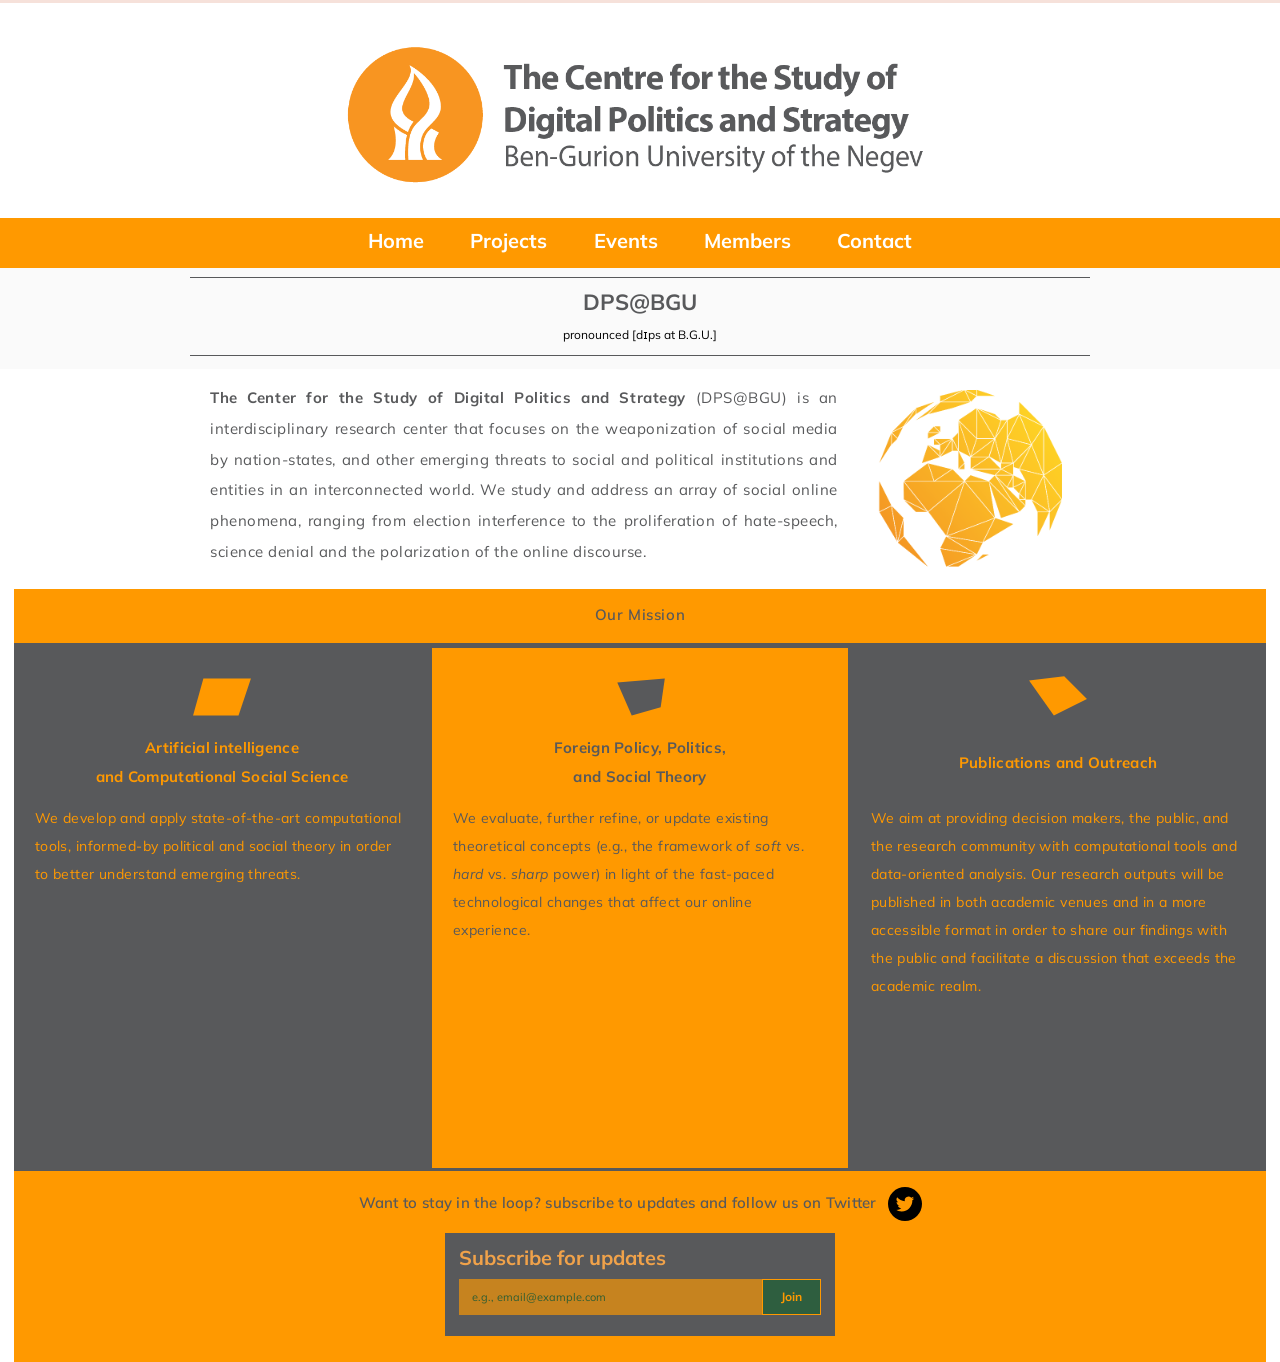
<file: index.html>
<!DOCTYPE html>
<html lang="en"><head><meta charset="utf-8"><meta name="viewport" content="width=device-width,initial-scale=1">
<title>Home | DPS</title>
<meta name="description" content="DPS@BGU, Interdisciplinary Center for the Study of Digital Politics and Strategy">
<link rel="preconnect" href="https://fonts.googleapis.com"><link rel="preconnect" href="https://fonts.gstatic.com" crossorigin>
<link href="https://fonts.googleapis.com/css2?family=Mulish:wght@300;400;600;700&family=Playfair+Display:wght@500;700&display=swap" rel="stylesheet">
<link rel="stylesheet" href="style.css"></head>
<body class="home"><header class="top">
  <nav aria-label="Main">
      <a href="index.html">Home</a> 
      <a href="projects.html">Projects</a>
      <a href="events.html">Events</a>
      <a href="members.html">Members</a>
      <a href="contact.html">Contact</a>  </nav>
<a class="logo" href="index.html"><img src="images/logo.png" alt="The Centre for the Study of Digital Politics and Strategy, Ben-Gurion University of the Negev" width="1090" height="296"></a></header>
<main><section class="intro"><h1>DPS@BGU</h1><p class="pron">pronounced [dɪps at B.G.U.]</p></section>
<section class="about"><p><strong>The Center for the Study of Digital Politics and Strategy</strong> (DPS@BGU) is an interdisciplinary research center that focuses on the weaponization of social media by nation-states, and other emerging threats to social and political institutions and entities in an interconnected world. We study and address an array of social online phenomena, ranging from election interference to the proliferation of hate-speech, science denial and the polarization of the online discourse.</p>
<img src="images/globe.png" alt="" width="250" height="243"></section>
<section class="mission"><h2>Our Mission</h2><div class="cols">
<article class="gray"><svg viewBox="0 0 60 40" aria-hidden="true"><polygon points="12,2 58,2 46,38 2,38" fill="#ff9900"/></svg><h3>Artificial intelligence<br>and Computational Social Science</h3><p>We develop and apply state-of-the-art computational tools, informed-by political and social theory in order to better understand emerging threats.</p></article>
<article class="orange"><svg viewBox="0 0 60 40" aria-hidden="true"><polygon points="8,6 54,2 50,30 22,38" fill="#58595b"/></svg><h3>Foreign Policy, Politics,<br>and Social Theory</h3><p>We evaluate, further refine, or update existing theoretical concepts (e.g., the framework of <em>soft</em> vs. <em>hard</em> vs. <em>sharp</em> power) in light of the fast-paced technological changes that affect our online experience.</p></article>
<article class="gray"><svg viewBox="0 0 60 40" aria-hidden="true"><polygon points="2,4 36,0 58,22 26,38" fill="#ff9900"/></svg><h3>Publications and Outreach</h3><p>We aim at providing decision makers, the public, and the research community with computational tools and data-oriented analysis. Our research outputs will be published in both academic venues and in a more accessible format in order to share our findings with the public and facilitate a discussion that exceeds the academic realm.</p></article></div></section>
<section class="stay"><p>Want to stay in the loop? subscribe to updates and follow us on Twitter <a class="tw" href="https://twitter.com/DPS_BGU" aria-label="Twitter" rel="noopener"><svg viewBox="0 0 24 24" width="22" height="22" aria-hidden="true"><path fill="#ff9900" d="M22 5.9c-.7.3-1.5.5-2.4.6.9-.5 1.5-1.3 1.8-2.3-.8.5-1.7.8-2.6 1a4.1 4.1 0 0 0-7 3.7A11.6 11.6 0 0 1 3.4 4.700a4.100 4.100 0 0 0 1.300 5.500c-.7 0-1.300-.2-1.900-.5 0 2 1.400 3.700 3.300 4.100-.6.200-1.200.2-1.900.1.500 1.600 2 2.800 3.800 2.800A8.300 8.300 0 0 1 2 18.400 11.600 11.600 0 0 0 8.300 20.200c7.500 0 11.700-6.300 11.700-11.700v-.5c.8-.6 1.500-1.300 2-2.100z"/></svg></a></p><form class="subscribe" action="https://formspree.io/f/YOUR_SUBSCRIBE_FORM_ID" method="POST"><h2>Subscribe for updates</h2>
<div class="row"><label class="sr" for="sub-email">Email</label><input id="sub-email" type="email" name="email" placeholder="e.g., email@example.com" required><button type="submit">Join</button></div></form></section></main>
</body></html>
</file>
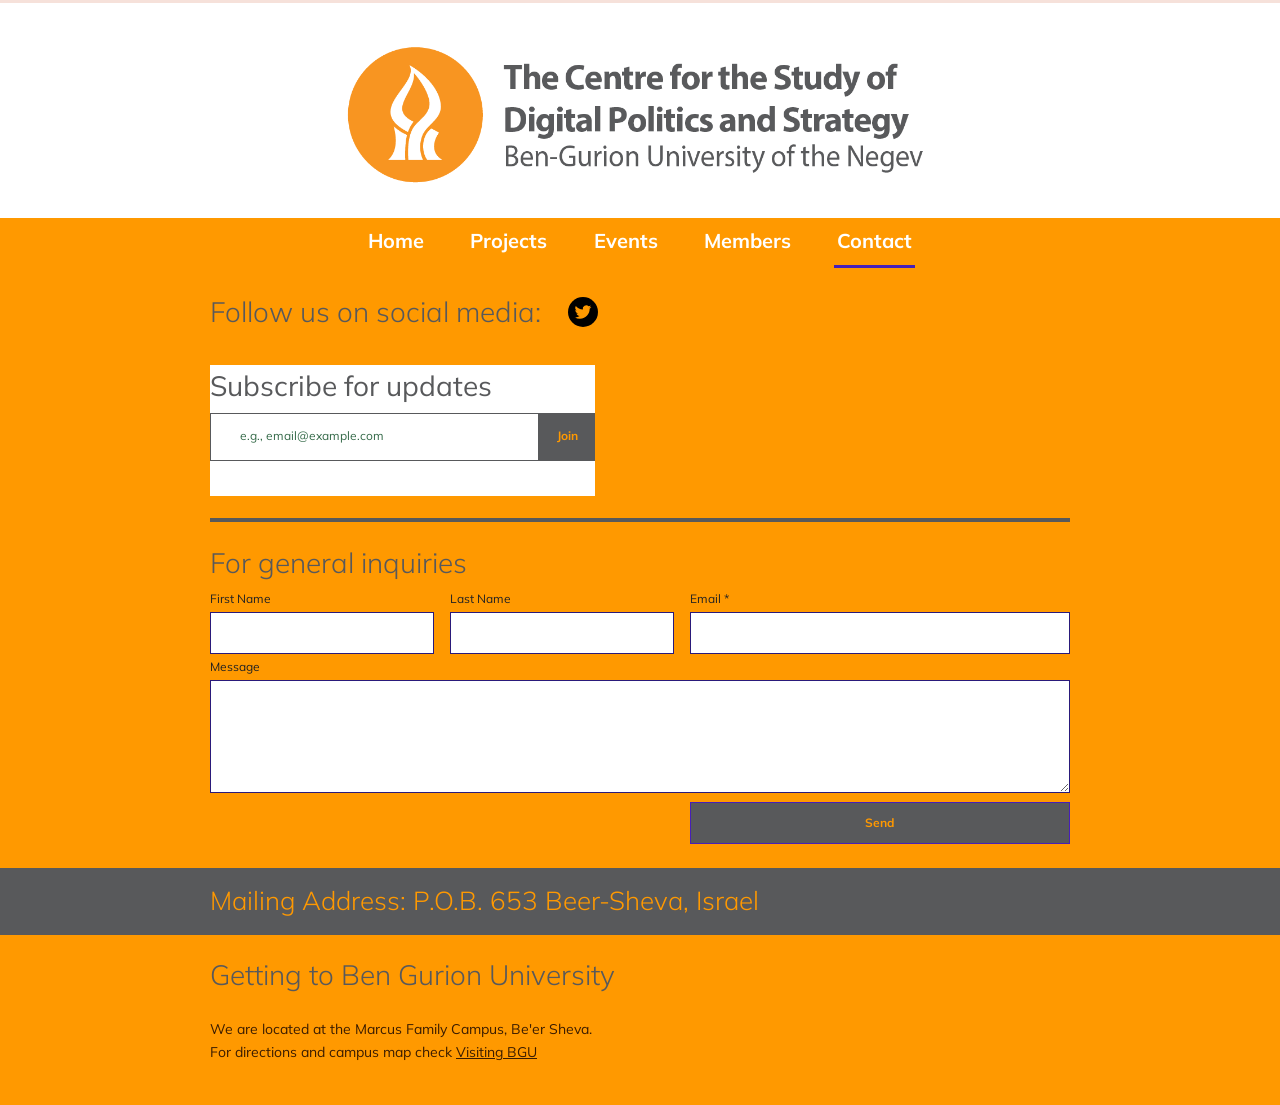
<file: contact.html>
<!DOCTYPE html>
<html lang="en"><head><meta charset="utf-8"><meta name="viewport" content="width=device-width,initial-scale=1">
<title>Contact | DPS</title>
<meta name="description" content="DPS@BGU, Interdisciplinary Center for the Study of Digital Politics and Strategy">
<link rel="preconnect" href="https://fonts.googleapis.com"><link rel="preconnect" href="https://fonts.gstatic.com" crossorigin>
<link href="https://fonts.googleapis.com/css2?family=Mulish:wght@300;400;600;700&family=Playfair+Display:wght@500;700&display=swap" rel="stylesheet">
<link rel="stylesheet" href="style.css"></head>
<body class="contactpage"><header class="top"><nav aria-label="Main">
    <a href="index.html">Home</a>
    <a href="projects.html">Projects</a>
    <a href="events.html">Events</a> 
    <a href="members.html">Members</a>
    <a href="contact.html" aria-current="page">Contact</a>
</nav>
<a class="logo" href="index.html"><img src="images/logo.png" alt="The Centre for the Study of Digital Politics and Strategy, Ben-Gurion University of the Negev" width="1090" height="296"></a></header>
<main><section class="social"><p>Follow us on social media: <a class="tw" href="https://twitter.com/DPS_BGU" aria-label="Twitter" rel="noopener"><svg viewBox="0 0 24 24" width="22" height="22" aria-hidden="true"><path fill="#ff9900" d="M22 5.9c-.7.3-1.5.5-2.4.6.9-.5 1.5-1.3 1.8-2.3-.8.5-1.7.8-2.6 1a4.1 4.1 0 0 0-7 3.7A11.6 11.6 0 0 1 3.4 4.700a4.100 4.100 0 0 0 1.300 5.500c-.7 0-1.300-.2-1.900-.5 0 2 1.400 3.700 3.300 4.100-.6.200-1.200.2-1.900.1.500 1.600 2 2.800 3.800 2.800A8.300 8.300 0 0 1 2 18.400 11.600 11.600 0 0 0 8.300 20.200c7.500 0 11.700-6.300 11.700-11.700v-.5c.8-.6 1.500-1.300 2-2.100z"/></svg></a></p></section>
<section class="cform"><form class="subscribe" action="https://formspree.io/f/YOUR_SUBSCRIBE_FORM_ID" method="POST"><h2>Subscribe for updates</h2>
<div class="row"><label class="sr" for="sub-email">Email</label><input id="sub-email" type="email" name="email" placeholder="e.g., email@example.com" required><button type="submit">Join</button></div></form><hr><h2>For general inquiries</h2>
<form action="https://formspree.io/f/YOUR_CONTACT_FORM_ID" method="POST" class="inq">
<label>First Name<input name="first_name" autocomplete="given-name"></label><label>Last Name<input name="last_name" autocomplete="family-name"></label><label>Email *<input type="email" name="email" required autocomplete="email"></label>
<label class="full">Message<textarea name="message" rows="4"></textarea></label><button type="submit">Send</button></form></section>
<div class="mail"><p>Mailing Address: P.O.B. 653 Beer-Sheva, Israel</p></div>
<section class="getting"><h2>Getting to Ben Gurion University</h2><p>We are located at the Marcus Family Campus, Be'er Sheva.<br>For directions and campus map check <a href="https://in.bgu.ac.il/en/Pages/default.aspx">Visiting BGU</a></p></section></main>
</body></html>
</file>
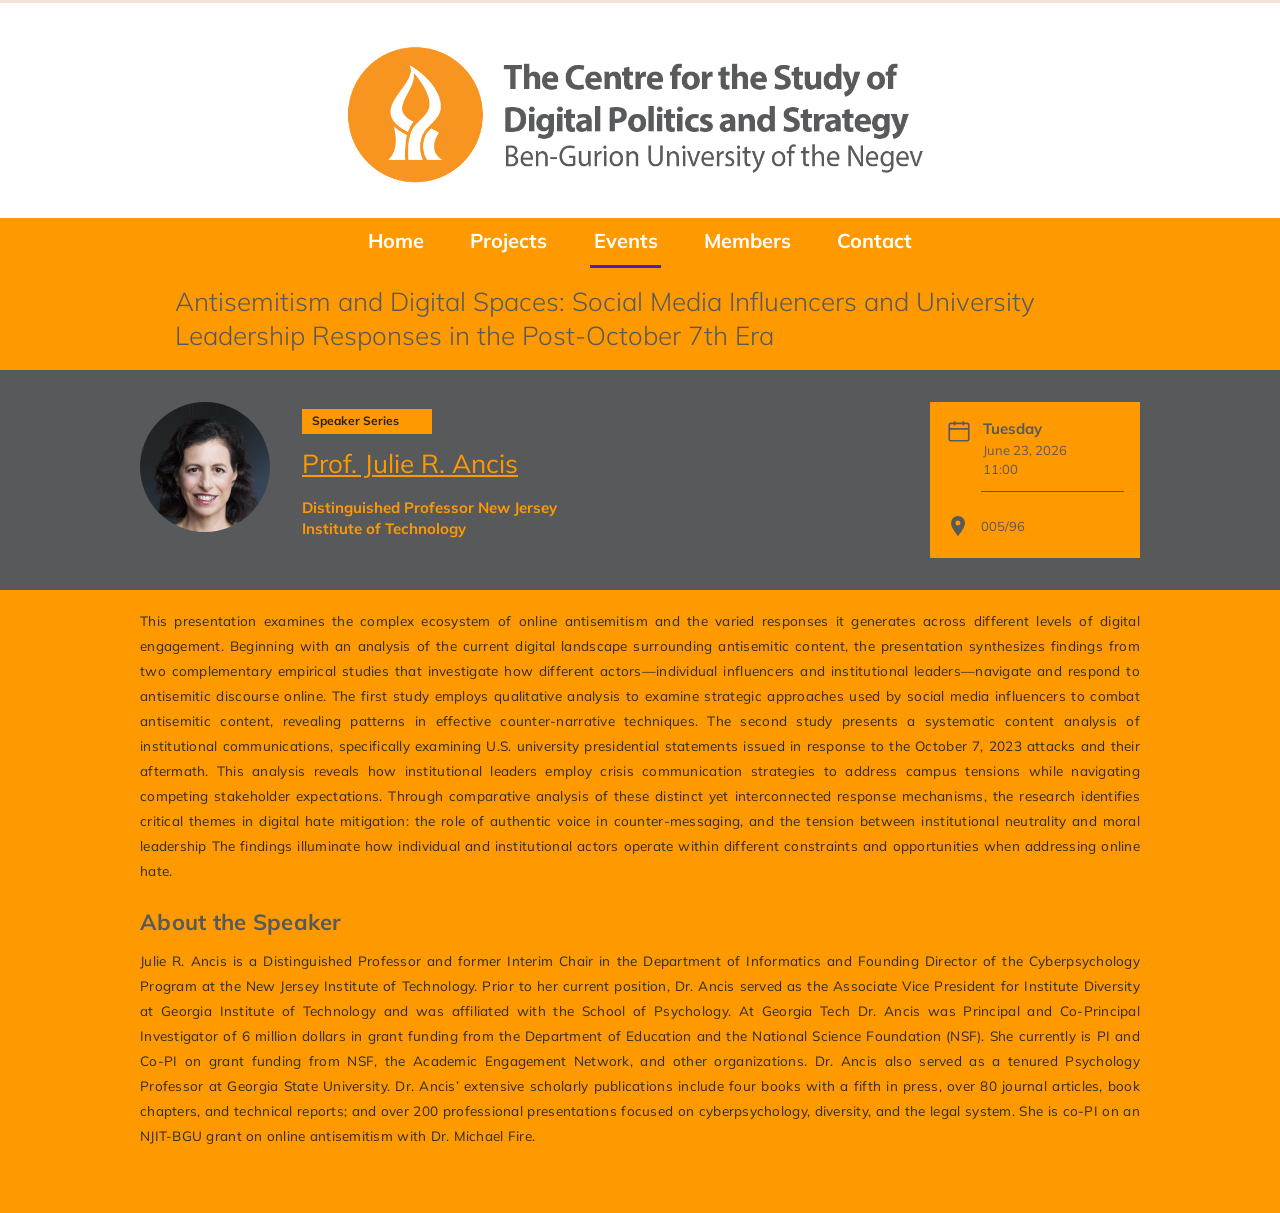
<file: event-ancis-2026.html>
<!DOCTYPE html>
<html lang="en"><head><meta charset="utf-8"><meta name="viewport" content="width=device-width,initial-scale=1">
<title>Antisemitism and Digital Spaces: Social Media Influencers and University Leadership Responses in the Post-October 7th Era | DPS</title>
<meta name="description" content="DPS@BGU, Interdisciplinary Center for the Study of Digital Politics and Strategy">
<link rel="preconnect" href="https://fonts.googleapis.com"><link rel="preconnect" href="https://fonts.gstatic.com" crossorigin>
<link href="https://fonts.googleapis.com/css2?family=Mulish:wght@300;400;600;700&family=Playfair+Display:wght@500;700&display=swap" rel="stylesheet">
<link rel="stylesheet" href="style.css"></head>
<body class="eventdetail"><header class="top"><nav aria-label="Main"><a href="index.html">Home</a><a href="projects.html">Projects</a><a href="events.html" aria-current="page">Events</a><a href="members.html">Members</a><a href="contact.html">Contact</a></nav>
<a class="logo" href="index.html"><img src="images/logo.png" alt="The Centre for the Study of Digital Politics and Strategy, Ben-Gurion University of the Negev" width="1090" height="296"></a></header>
<main><section class="evtitle"><h1>Antisemitism and Digital Spaces: Social Media Influencers and University Leadership Responses in the Post-October 7th Era</h1></section>
<section class="evhead"><div class="evwrap"><img class="evphoto" src="images/speakers/ancis.jpg" alt="Prof. Julie R. Ancis" width="130" height="130">
<div class="evinfo"><span class="evtag">Speaker Series</span><h2 class="evname">Prof. Julie R. Ancis</h2><p class="evaff">Distinguished Professor New Jersey Institute of Technology</p></div>
<div class="evbox"><div class="evdate"><svg viewBox="0 0 24 24" width="26" height="26" aria-hidden="true"><rect x="3" y="5" width="18" height="16" rx="1.500" fill="none" stroke="#58595b" stroke-width="1.500"/><path d="M3 10h18M8 3v4M16 3v4" stroke="#58595b" stroke-width="1.500" fill="none"/></svg><div><span><b>Tuesday</b></span><span>June 23, 2026</span><span>11:00</span></div></div><hr>
<div class="evloc"><svg viewBox="0 0 24 24" width="24" height="24" aria-hidden="true"><path fill="#58595b" d="M12 2a7 7 0 0 0-7 7c0 5 7 13 7 13s7-8 7-13a7 7 0 0 0-7-7zm0 9.500A2.500 2.500 0 1 1 12 6.500a2.500 2.500 0 0 1 0 5z"/></svg><span>005/96</span></div></div></div></section>
<section class="evtext"><div class="evwrap2"><p>This presentation examines the complex ecosystem of online antisemitism and the varied responses it generates across different levels of digital engagement. Beginning with an analysis of the current digital landscape surrounding antisemitic content, the presentation synthesizes findings from two complementary empirical studies that investigate how different actors—individual influencers and institutional leaders—navigate and respond to antisemitic discourse online. The first study employs qualitative analysis to examine strategic approaches used by social media influencers to combat antisemitic content, revealing patterns in effective counter-narrative techniques. The second study presents a systematic content analysis of institutional communications, specifically examining U.S. university presidential statements issued in response to the October 7, 2023 attacks and their aftermath. This analysis reveals how institutional leaders employ crisis communication strategies to address campus tensions while navigating competing stakeholder expectations. Through comparative analysis of these distinct yet interconnected response mechanisms, the research identifies critical themes in digital hate mitigation: the role of authentic voice in counter-messaging, and the tension between institutional neutrality and moral leadership The findings illuminate how individual and institutional actors operate within different constraints and opportunities when addressing online hate.</p><h2>About the Speaker</h2><p>Julie R. Ancis is a Distinguished Professor and former Interim Chair in the Department of Informatics and Founding Director of the Cyberpsychology Program at the New Jersey Institute of Technology. Prior to her current position, Dr. Ancis served as the Associate Vice President for Institute Diversity at Georgia Institute of Technology and was affiliated with the School of Psychology. At Georgia Tech Dr. Ancis was Principal and Co-Principal Investigator of 6 million dollars in grant funding from the Department of Education and the National Science Foundation (NSF). She currently is PI and Co-PI on grant funding from NSF, the Academic Engagement Network, and other organizations. Dr. Ancis also served as a tenured Psychology Professor at Georgia State University. Dr. Ancis’ extensive scholarly publications include four books with a fifth in press, over 80 journal articles, book chapters, and technical reports; and over 200 professional presentations focused on cyberpsychology, diversity, and the legal system. She is co-PI on an NJIT-BGU grant on online antisemitism with Dr. Michael Fire.</p></div></section></main>
</body></html>
</file>
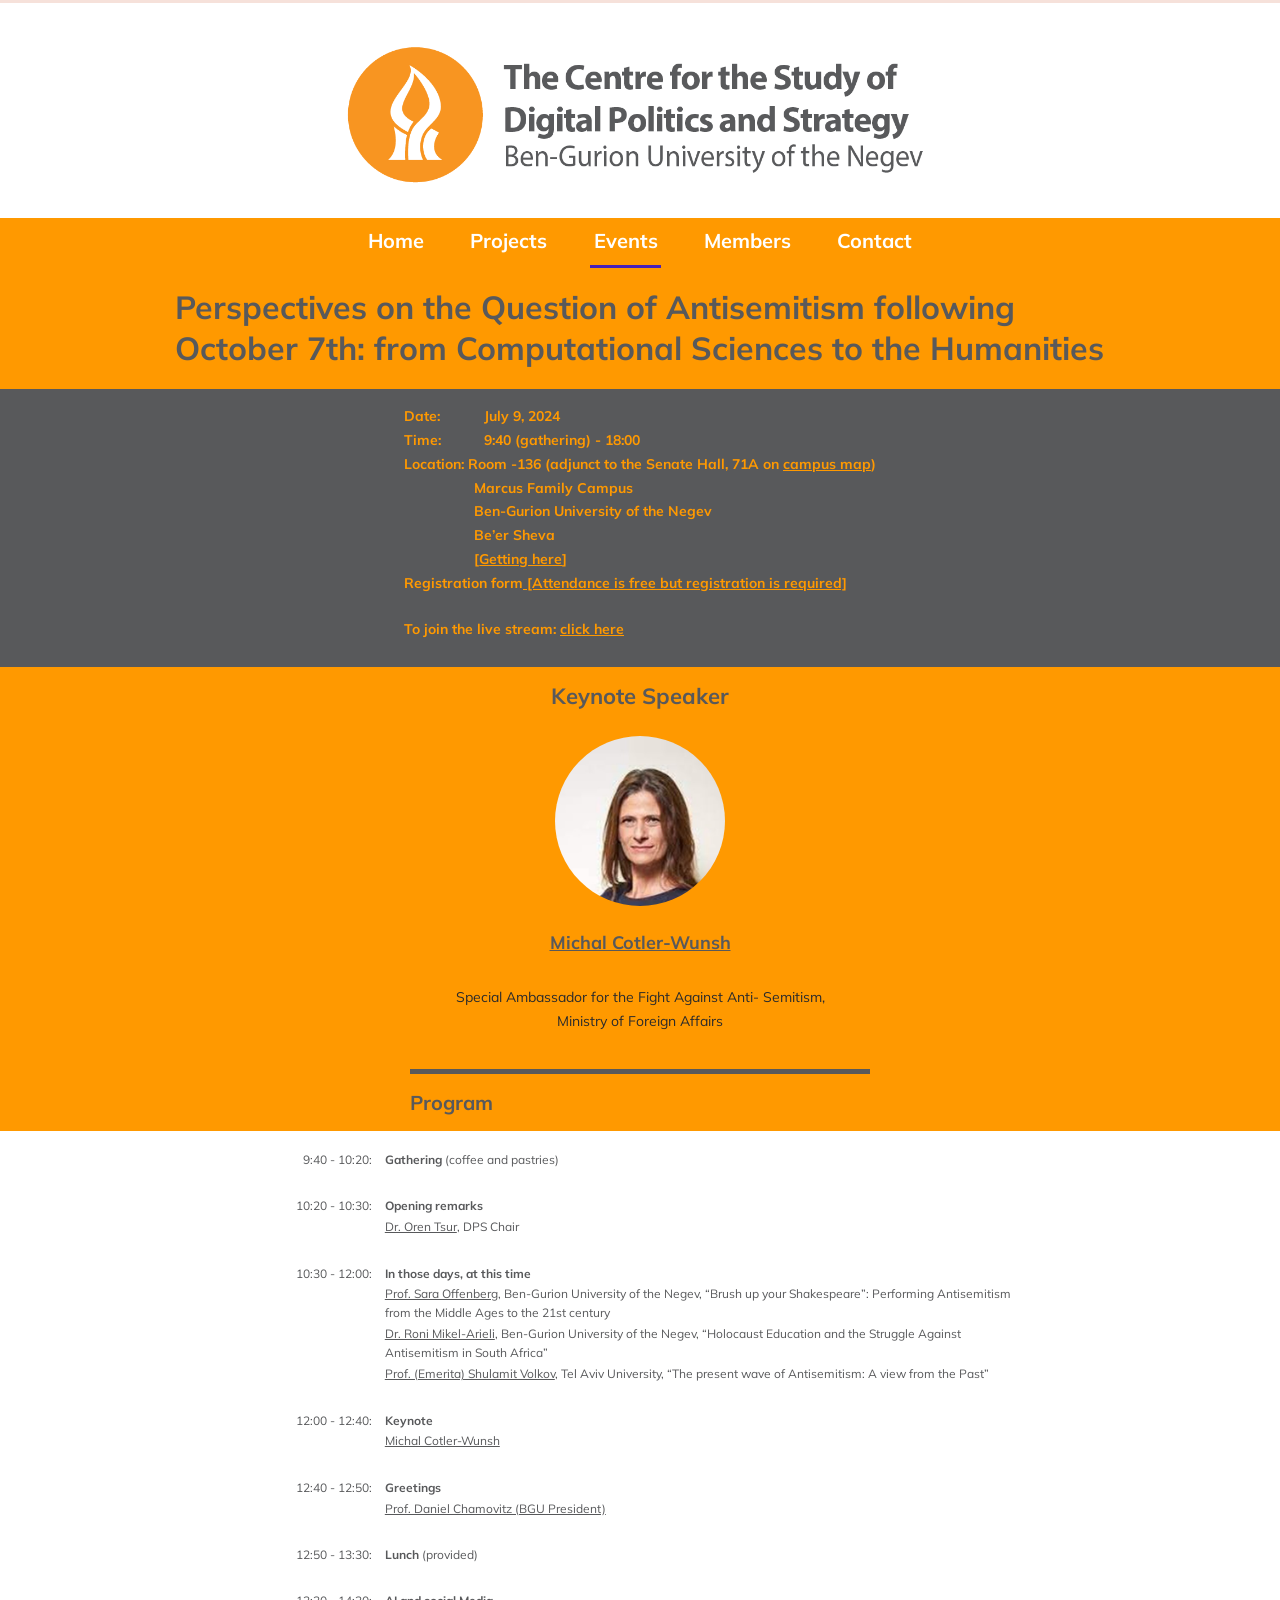
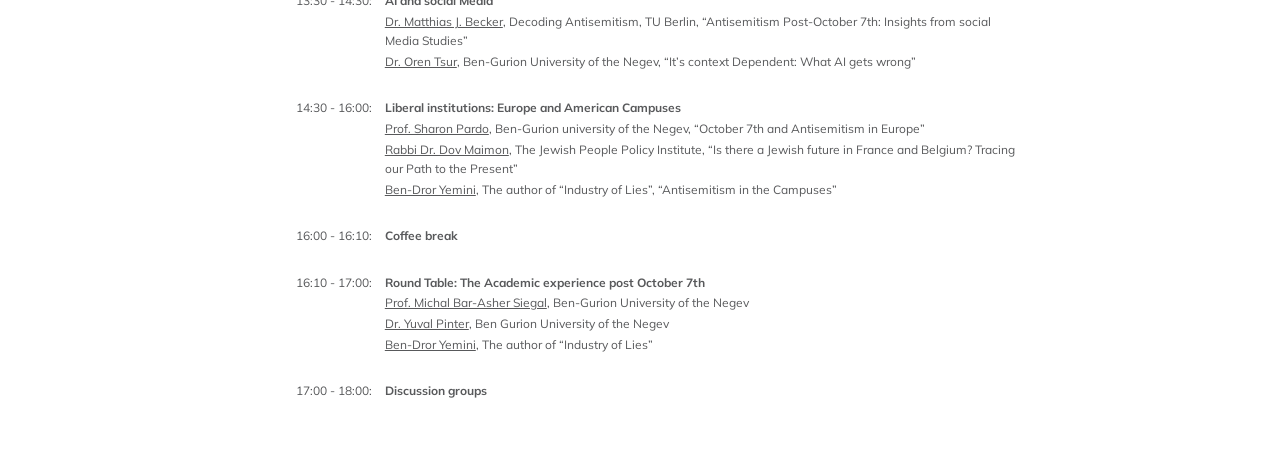
<file: event-antisemitism-2024.html>
<!DOCTYPE html>
<html lang="en"><head><meta charset="utf-8"><meta name="viewport" content="width=device-width,initial-scale=1">
<title>Perspectives on the Question of Antisemitism following October 7th | DPS</title>
<meta name="description" content="DPS@BGU, Interdisciplinary Center for the Study of Digital Politics and Strategy">
<link rel="preconnect" href="https://fonts.googleapis.com"><link rel="preconnect" href="https://fonts.gstatic.com" crossorigin>
<link href="https://fonts.googleapis.com/css2?family=Mulish:wght@300;400;600;700&family=Playfair+Display:wght@500;700&display=swap" rel="stylesheet">
<link rel="stylesheet" href="style.css"></head>
<body class="confpage"><header class="top"><nav aria-label="Main"><a href="index.html">Home</a><a href="projects.html">Projects</a><a href="events.html" aria-current="page">Events</a><a href="members.html">Members</a><a href="contact.html">Contact</a></nav>
<a class="logo" href="index.html"><img src="images/logo.png" alt="The Centre for the Study of Digital Politics and Strategy, Ben-Gurion University of the Negev" width="1090" height="296"></a></header>
<main><section class="conftitle"><h1>Perspectives on the Question of Antisemitism following October 7th: from Computational Sciences to the Humanities</h1></section>
<section class="confinfo"><div class="evwrap"><dl>
<p><b>Date:</b><span>July 9, 2024</span></p>
<p><b>Time:</b><span>9:40 (gathering) - 18:00</span></p>
<p class="loc"><b>Location:</b> Room -136 (adjunct to the Senate Hall, 71A on <u>campus map</u>)<span class="ind">Marcus Family Campus</span><span class="ind">Ben-Gurion University of the Negev</span><span class="ind">Be’er Sheva</span><span class="ind">[<u>Getting here</u>]</span></p>
<p><u><b>Registration form</b> [Attendance is free but registration is required]</u></p>
<p class="live"><b>To join the live stream: <u>click here</u></b></p></dl></div></section>
<section class="confkey"><h2>Keynote Speaker</h2><img src="images/speakers/cotler.jpg" alt="Michal Cotler-Wunsh" width="170" height="170"><h3><u>Michal Cotler-Wunsh</u></h3><p>Special Ambassador for the Fight Against Anti- Semitism,<br>Ministry of Foreign Affairs</p><hr></section>
<section class="confprog"><h2>Program</h2><div class="progwrap"><div class="prow"><div class="pt">9:40 - 10:20:</div><div class="pd"><b>Gathering <span class="n">(coffee and pastries)</span></b></div></div><div class="prow"><div class="pt">10:20 - 10:30:</div><div class="pd"><b>Opening remarks</b><span class="pi"><u>Dr. Oren Tsur</u>, DPS Chair</span></div></div><div class="prow"><div class="pt">10:30 - 12:00:</div><div class="pd"><b>In those days, at this time</b><span class="pi"><u>Prof. Sara Offenberg</u>, Ben-Gurion University of the Negev, “Brush up your Shakespeare”: Performing Antisemitism from the Middle Ages to the 21st century</span><span class="pi"><u>Dr. Roni Mikel-Arieli</u>, Ben-Gurion University of the Negev, “Holocaust Education and the Struggle Against Antisemitism in South Africa”</span><span class="pi"><u>Prof. (Emerita) Shulamit Volkov</u>, Tel Aviv University, “The present wave of Antisemitism: A view from the Past”</span></div></div><div class="prow"><div class="pt">12:00 - 12:40:</div><div class="pd"><b>Keynote</b><span class="pi"><u>Michal Cotler-Wunsh</u></span></div></div><div class="prow"><div class="pt">12:40 - 12:50:</div><div class="pd"><b>Greetings</b><span class="pi"><u>Prof. Daniel Chamovitz (BGU President)</u></span></div></div><div class="prow"><div class="pt">12:50 - 13:30:</div><div class="pd"><b>Lunch <span class="n">(provided)</span></b></div></div><div class="prow"><div class="pt">13:30 - 14:30:</div><div class="pd"><b>AI and social Media</b><span class="pi"><u>Dr. Matthias J. Becker</u>, Decoding Antisemitism, TU Berlin, “Antisemitism Post-October 7th: Insights from social Media Studies”</span><span class="pi"><u>Dr. Oren Tsur</u>, Ben-Gurion University of the Negev, “It’s context Dependent: What AI gets wrong”</span></div></div><div class="prow"><div class="pt">14:30 - 16:00:</div><div class="pd"><b>Liberal institutions: Europe and American Campuses</b><span class="pi"><u>Prof. Sharon Pardo</u>, Ben-Gurion university of the Negev, “October 7th and Antisemitism in Europe”</span><span class="pi"><u>Rabbi Dr. Dov Maimon</u>, The Jewish People Policy Institute, “Is there a Jewish future in France and Belgium? Tracing our Path to the Present”</span><span class="pi"><u>Ben-Dror Yemini</u>, The author of “Industry of Lies”, “Antisemitism in the Campuses”</span></div></div><div class="prow"><div class="pt">16:00 - 16:10:</div><div class="pd"><b>Coffee break</b></div></div><div class="prow"><div class="pt">16:10 - 17:00:</div><div class="pd"><b>Round Table: The Academic experience post October 7th</b><span class="pi"><u>Prof. Michal Bar-Asher Siegal</u>, Ben-Gurion University of the Negev</span><span class="pi"><u>Dr. Yuval Pinter</u>, Ben Gurion University of the Negev</span><span class="pi"><u>Ben-Dror Yemini</u>, The author of “Industry of Lies”</span></div></div><div class="prow"><div class="pt">17:00 - 18:00:</div><div class="pd"><b>Discussion groups</b></div></div></div></section></main>
</body></html>
</file>
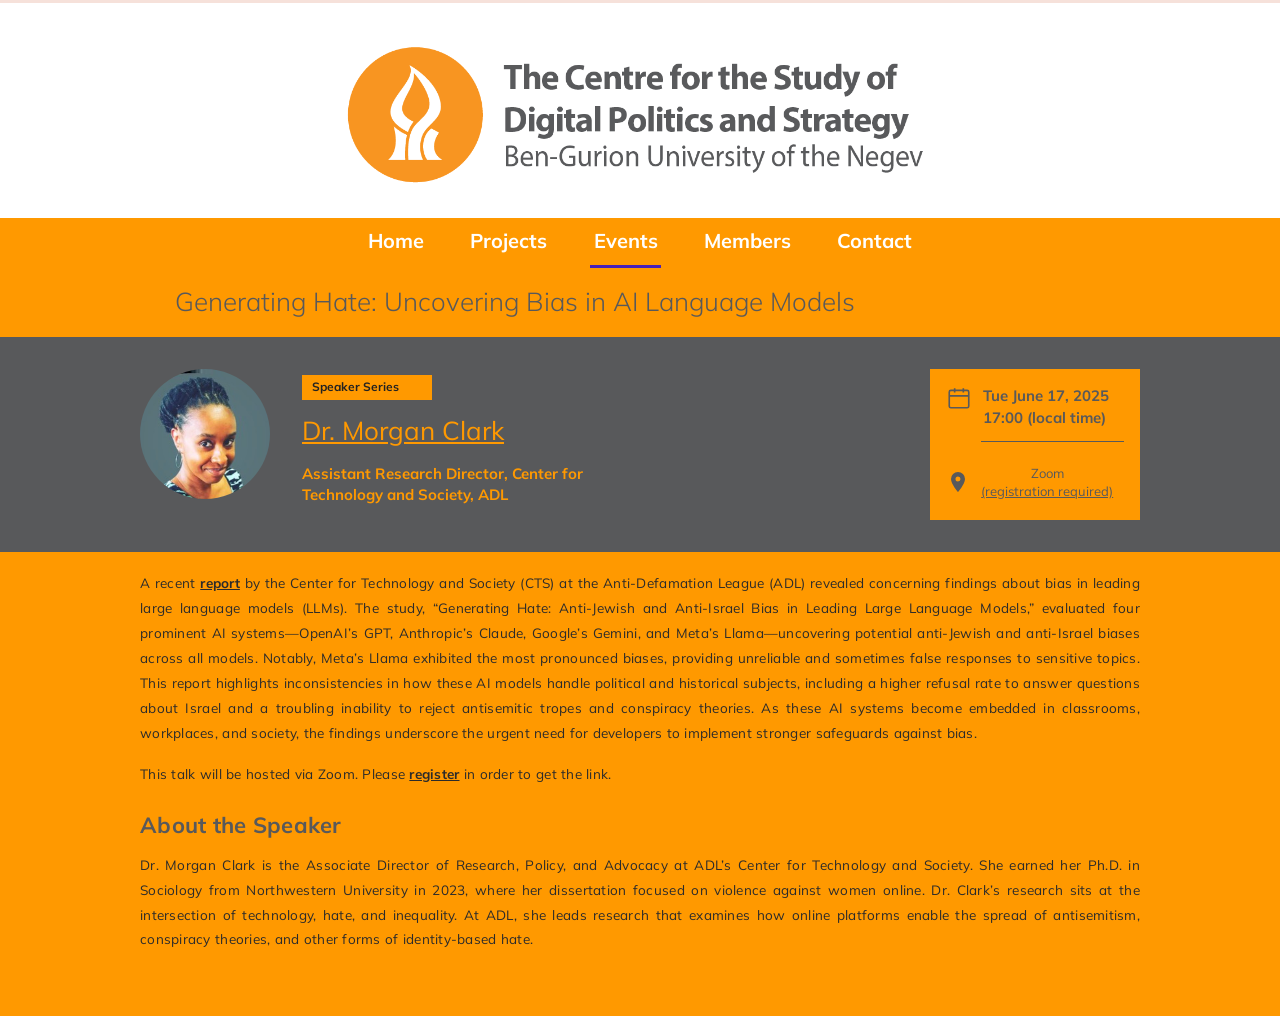
<file: event-clark-2025.html>
<!DOCTYPE html>
<html lang="en"><head><meta charset="utf-8"><meta name="viewport" content="width=device-width,initial-scale=1">
<title>Generating Hate: Uncovering Bias in AI Language Models | DPS</title>
<meta name="description" content="DPS@BGU, Interdisciplinary Center for the Study of Digital Politics and Strategy">
<link rel="preconnect" href="https://fonts.googleapis.com"><link rel="preconnect" href="https://fonts.gstatic.com" crossorigin>
<link href="https://fonts.googleapis.com/css2?family=Mulish:wght@300;400;600;700&family=Playfair+Display:wght@500;700&display=swap" rel="stylesheet">
<link rel="stylesheet" href="style.css"></head>
<body class="eventdetail"><header class="top"><nav aria-label="Main"><a href="index.html">Home</a><a href="projects.html">Projects</a><a href="events.html" aria-current="page">Events</a><a href="members.html">Members</a><a href="contact.html">Contact</a></nav>
<a class="logo" href="index.html"><img src="images/logo.png" alt="The Centre for the Study of Digital Politics and Strategy, Ben-Gurion University of the Negev" width="1090" height="296"></a></header>
<main><section class="evtitle"><h1>Generating Hate: Uncovering Bias in AI Language Models</h1></section>
<section class="evhead"><div class="evwrap"><img class="evphoto" src="images/speakers/clark.jpg" alt="Dr. Morgan Clark" width="130" height="130">
<div class="evinfo"><span class="evtag">Speaker Series</span><h2 class="evname">Dr. Morgan Clark</h2><p class="evaff">Assistant Research Director, Center for Technology and Society, ADL</p></div>
<div class="evbox"><div class="evdate"><svg viewBox="0 0 24 24" width="26" height="26" aria-hidden="true"><rect x="3" y="5" width="18" height="16" rx="1.500" fill="none" stroke="#58595b" stroke-width="1.500"/><path d="M3 10h18M8 3v4M16 3v4" stroke="#58595b" stroke-width="1.500" fill="none"/></svg><div><span><b>Tue June 17, 2025</b></span><span><b>17:00 (local time)</b></span></div></div><hr>
<div class="evloc"><svg viewBox="0 0 24 24" width="24" height="24" aria-hidden="true"><path fill="#58595b" d="M12 2a7 7 0 0 0-7 7c0 5 7 13 7 13s7-8 7-13a7 7 0 0 0-7-7zm0 9.500A2.500 2.500 0 1 1 12 6.500a2.500 2.500 0 0 1 0 5z"/></svg><span>Zoom<br><u>(registration required)</u></span></div></div></div></section>
<section class="evtext"><div class="evwrap2"><p>A recent <a href="https://www.adl.org/resources/report/generating-hate-anti-jewish-and-anti-israel-bias-leading-large-language-models" rel="noopener"><b>report</b></a> by the Center for Technology and Society (CTS) at the Anti-Defamation League (ADL) revealed concerning findings about bias in leading large language models (LLMs). The study, “Generating Hate: Anti-Jewish and Anti-Israel Bias in Leading Large Language Models,” evaluated four prominent AI systems—OpenAI’s GPT, Anthropic’s Claude, Google’s Gemini, and Meta’s Llama—uncovering potential anti-Jewish and anti-Israel biases across all models. Notably, Meta’s Llama exhibited the most pronounced biases, providing unreliable and sometimes false responses to sensitive topics. This report highlights inconsistencies in how these AI models handle political and historical subjects, including a higher refusal rate to answer questions about Israel and a troubling inability to reject antisemitic tropes and conspiracy theories. As these AI systems become embedded in classrooms, workplaces, and society, the findings underscore the urgent need for developers to implement stronger safeguards against bias.</p><p>This talk will be hosted via Zoom. Please <u><b>register</b></u> in order to get the link.</p><h2>About the Speaker</h2><p>Dr. Morgan Clark is the Associate Director of Research, Policy, and Advocacy at ADL’s Center for Technology and Society. She earned her Ph.D. in Sociology from Northwestern University in 2023, where her dissertation focused on violence against women online. Dr. Clark’s research sits at the intersection of technology, hate, and inequality. At ADL, she leads research that examines how online platforms enable the spread of antisemitism, conspiracy theories, and other forms of identity-based hate.</p></div></section></main>
</body></html>
</file>
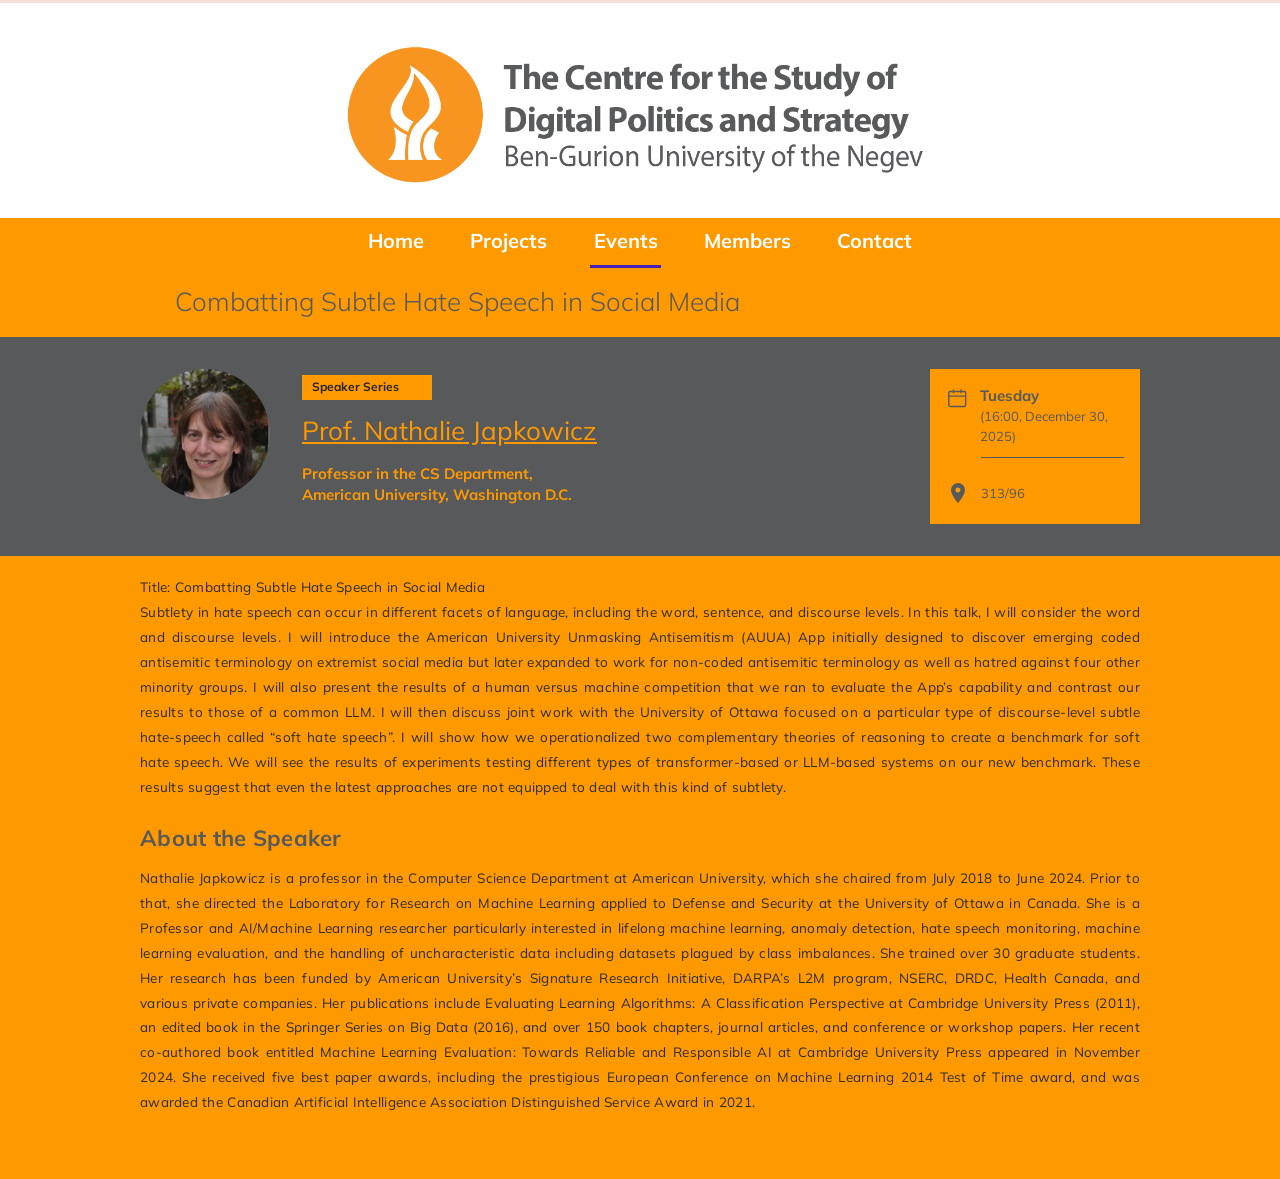
<file: event-japkowicz-2025.html>
<!DOCTYPE html>
<html lang="en"><head><meta charset="utf-8"><meta name="viewport" content="width=device-width,initial-scale=1">
<title>Combatting Subtle Hate Speech in Social Media | DPS</title>
<meta name="description" content="DPS@BGU, Interdisciplinary Center for the Study of Digital Politics and Strategy">
<link rel="preconnect" href="https://fonts.googleapis.com"><link rel="preconnect" href="https://fonts.gstatic.com" crossorigin>
<link href="https://fonts.googleapis.com/css2?family=Mulish:wght@300;400;600;700&family=Playfair+Display:wght@500;700&display=swap" rel="stylesheet">
<link rel="stylesheet" href="style.css"></head>
<body class="eventdetail"><header class="top"><nav aria-label="Main"><a href="index.html">Home</a><a href="projects.html">Projects</a><a href="events.html" aria-current="page">Events</a><a href="members.html">Members</a><a href="contact.html">Contact</a></nav>
<a class="logo" href="index.html"><img src="images/logo.png" alt="The Centre for the Study of Digital Politics and Strategy, Ben-Gurion University of the Negev" width="1090" height="296"></a></header>
<main><section class="evtitle"><h1>Combatting Subtle Hate Speech in Social Media</h1></section>
<section class="evhead"><div class="evwrap"><img class="evphoto" src="images/speakers/japkowicz.jpg" alt="Prof. Nathalie Japkowicz" width="130" height="130">
<div class="evinfo"><span class="evtag">Speaker Series</span><h2 class="evname">Prof. Nathalie Japkowicz</h2><p class="evaff">Professor in the CS Department, American University, Washington D.C.</p></div>
<div class="evbox"><div class="evdate"><svg viewBox="0 0 24 24" width="26" height="26" aria-hidden="true"><rect x="3" y="5" width="18" height="16" rx="1.500" fill="none" stroke="#58595b" stroke-width="1.500"/><path d="M3 10h18M8 3v4M16 3v4" stroke="#58595b" stroke-width="1.500" fill="none"/></svg><div><span><b>Tuesday</b></span><span>(16:00, December 30, 2025)</span></div></div><hr>
<div class="evloc"><svg viewBox="0 0 24 24" width="24" height="24" aria-hidden="true"><path fill="#58595b" d="M12 2a7 7 0 0 0-7 7c0 5 7 13 7 13s7-8 7-13a7 7 0 0 0-7-7zm0 9.500A2.500 2.500 0 1 1 12 6.500a2.500 2.500 0 0 1 0 5z"/></svg><span>313/96</span></div></div></div></section>
<section class="evtext"><div class="evwrap2"><p>Title: Combatting Subtle Hate Speech in Social Media<br>Subtlety in hate speech can occur in different facets of language, including the word, sentence, and discourse levels. In this talk, I will consider the word and discourse levels. I will introduce the American University Unmasking Antisemitism (AUUA) App initially designed to discover emerging coded antisemitic terminology on extremist social media but later expanded to work for non-coded antisemitic terminology as well as hatred against four other minority groups. I will also present the results of a human versus machine competition that we ran to evaluate the App’s capability and contrast our results to those of a common LLM. I will then discuss joint work with the University of Ottawa focused on a particular type of discourse-level subtle hate-speech called “soft hate speech”. I will show how we operationalized two complementary theories of reasoning to create a benchmark for soft hate speech. We will see the results of experiments testing different types of transformer-based or LLM-based systems on our new benchmark. These results suggest that even the latest approaches are not equipped to deal with this kind of subtlety.</p><h2>About the Speaker</h2><p>Nathalie Japkowicz is a professor in the Computer Science Department at American University, which she chaired from July 2018 to June 2024. Prior to that, she directed the Laboratory for Research on Machine Learning applied to Defense and Security at the University of Ottawa in Canada. She is a Professor and AI/Machine Learning researcher particularly interested in lifelong machine learning, anomaly detection, hate speech monitoring, machine learning evaluation, and the handling of uncharacteristic data including datasets plagued by class imbalances. She trained over 30 graduate students. Her research has been funded by American University’s Signature Research Initiative, DARPA’s L2M program, NSERC, DRDC, Health Canada, and various private companies. Her publications include Evaluating Learning Algorithms: A Classification Perspective at Cambridge University Press (2011), an edited book in the Springer Series on Big Data (2016), and over 150 book chapters, journal articles, and conference or workshop papers. Her recent co-authored book entitled Machine Learning Evaluation: Towards Reliable and Responsible AI at Cambridge University Press appeared in November 2024. She received five best paper awards, including the prestigious European Conference on Machine Learning 2014 Test of Time award, and was awarded the Canadian Artificial Intelligence Association Distinguished Service Award in 2021.</p></div></section></main>
</body></html>
</file>
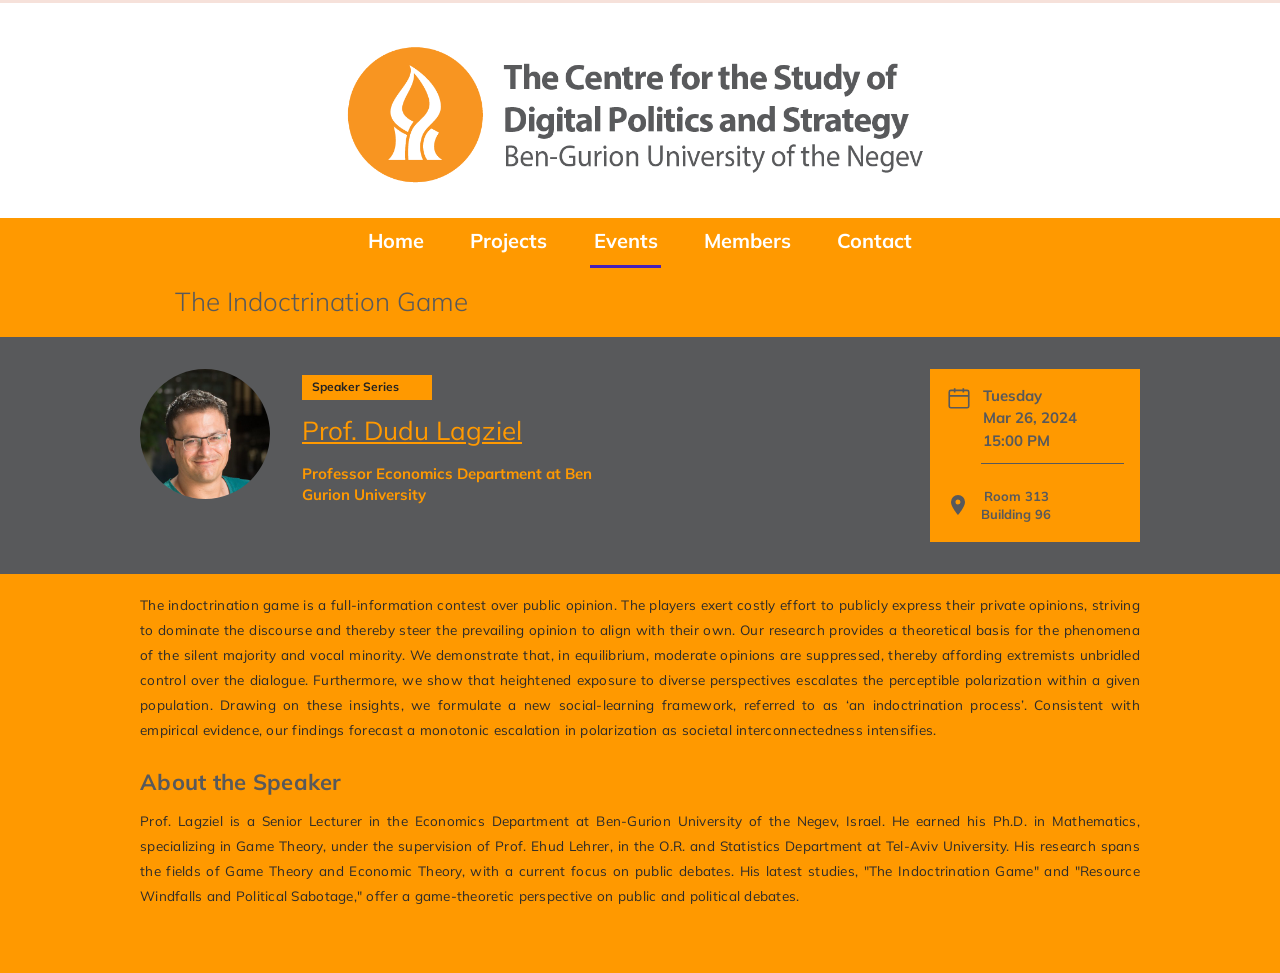
<file: event-lagziel-2024.html>
<!DOCTYPE html>
<html lang="en"><head><meta charset="utf-8"><meta name="viewport" content="width=device-width,initial-scale=1">
<title>The Indoctrination Game | DPS</title>
<meta name="description" content="DPS@BGU, Interdisciplinary Center for the Study of Digital Politics and Strategy">
<link rel="preconnect" href="https://fonts.googleapis.com"><link rel="preconnect" href="https://fonts.gstatic.com" crossorigin>
<link href="https://fonts.googleapis.com/css2?family=Mulish:wght@300;400;600;700&family=Playfair+Display:wght@500;700&display=swap" rel="stylesheet">
<link rel="stylesheet" href="style.css"></head>
<body class="eventdetail"><header class="top"><nav aria-label="Main"><a href="index.html">Home</a><a href="projects.html">Projects</a><a href="events.html" aria-current="page">Events</a><a href="members.html">Members</a><a href="contact.html">Contact</a></nav>
<a class="logo" href="index.html"><img src="images/logo.png" alt="The Centre for the Study of Digital Politics and Strategy, Ben-Gurion University of the Negev" width="1090" height="296"></a></header>
<main><section class="evtitle"><h1>The Indoctrination Game</h1></section>
<section class="evhead"><div class="evwrap"><img class="evphoto" src="images/speakers/lagziel.jpg" alt="Prof. Dudu Lagziel" width="130" height="130">
<div class="evinfo"><span class="evtag">Speaker Series</span><h2 class="evname">Prof. Dudu Lagziel</h2><p class="evaff">Professor Economics Department at Ben Gurion University</p></div>
<div class="evbox"><div class="evdate"><svg viewBox="0 0 24 24" width="26" height="26" aria-hidden="true"><rect x="3" y="5" width="18" height="16" rx="1.500" fill="none" stroke="#58595b" stroke-width="1.500"/><path d="M3 10h18M8 3v4M16 3v4" stroke="#58595b" stroke-width="1.500" fill="none"/></svg><div><span><b>Tuesday</b></span><span><b>Mar 26, 2024</b></span><span><b>15:00 PM</b></span></div></div><hr>
<div class="evloc"><svg viewBox="0 0 24 24" width="24" height="24" aria-hidden="true"><path fill="#58595b" d="M12 2a7 7 0 0 0-7 7c0 5 7 13 7 13s7-8 7-13a7 7 0 0 0-7-7zm0 9.500A2.500 2.500 0 1 1 12 6.500a2.500 2.500 0 0 1 0 5z"/></svg><span><b>Room 313<br>Building 96</b></span></div></div></div></section>
<section class="evtext"><div class="evwrap2"><p>The indoctrination game is a full-information contest over public opinion. The players exert costly effort to publicly express their private opinions, striving to dominate the discourse and thereby steer the prevailing opinion to  align with their own. Our research provides a theoretical basis for the phenomena of the silent majority and vocal minority. We demonstrate that, in equilibrium, moderate opinions are suppressed, thereby affording extremists unbridled control over the dialogue. Furthermore, we show that heightened exposure to diverse perspectives escalates the perceptible polarization within a given population.  Drawing on these insights, we formulate a new social-learning framework, referred to as  ‘an indoctrination process’. Consistent with empirical evidence, our findings forecast a monotonic escalation in polarization as societal interconnectedness intensifies.</p><h2>About the Speaker</h2><p>Prof. Lagziel is a Senior Lecturer in the Economics Department at Ben-Gurion University of the Negev, Israel. He earned his Ph.D. in Mathematics, specializing in Game Theory, under the supervision of Prof. Ehud Lehrer, in the O.R. and Statistics Department at Tel-Aviv University. His research spans the fields of Game Theory and Economic Theory, with a current focus on public debates. His latest studies, "The Indoctrination Game" and "Resource Windfalls and Political Sabotage," offer a game-theoretic perspective on public and political debates.</p></div></section></main>
</body></html>
</file>
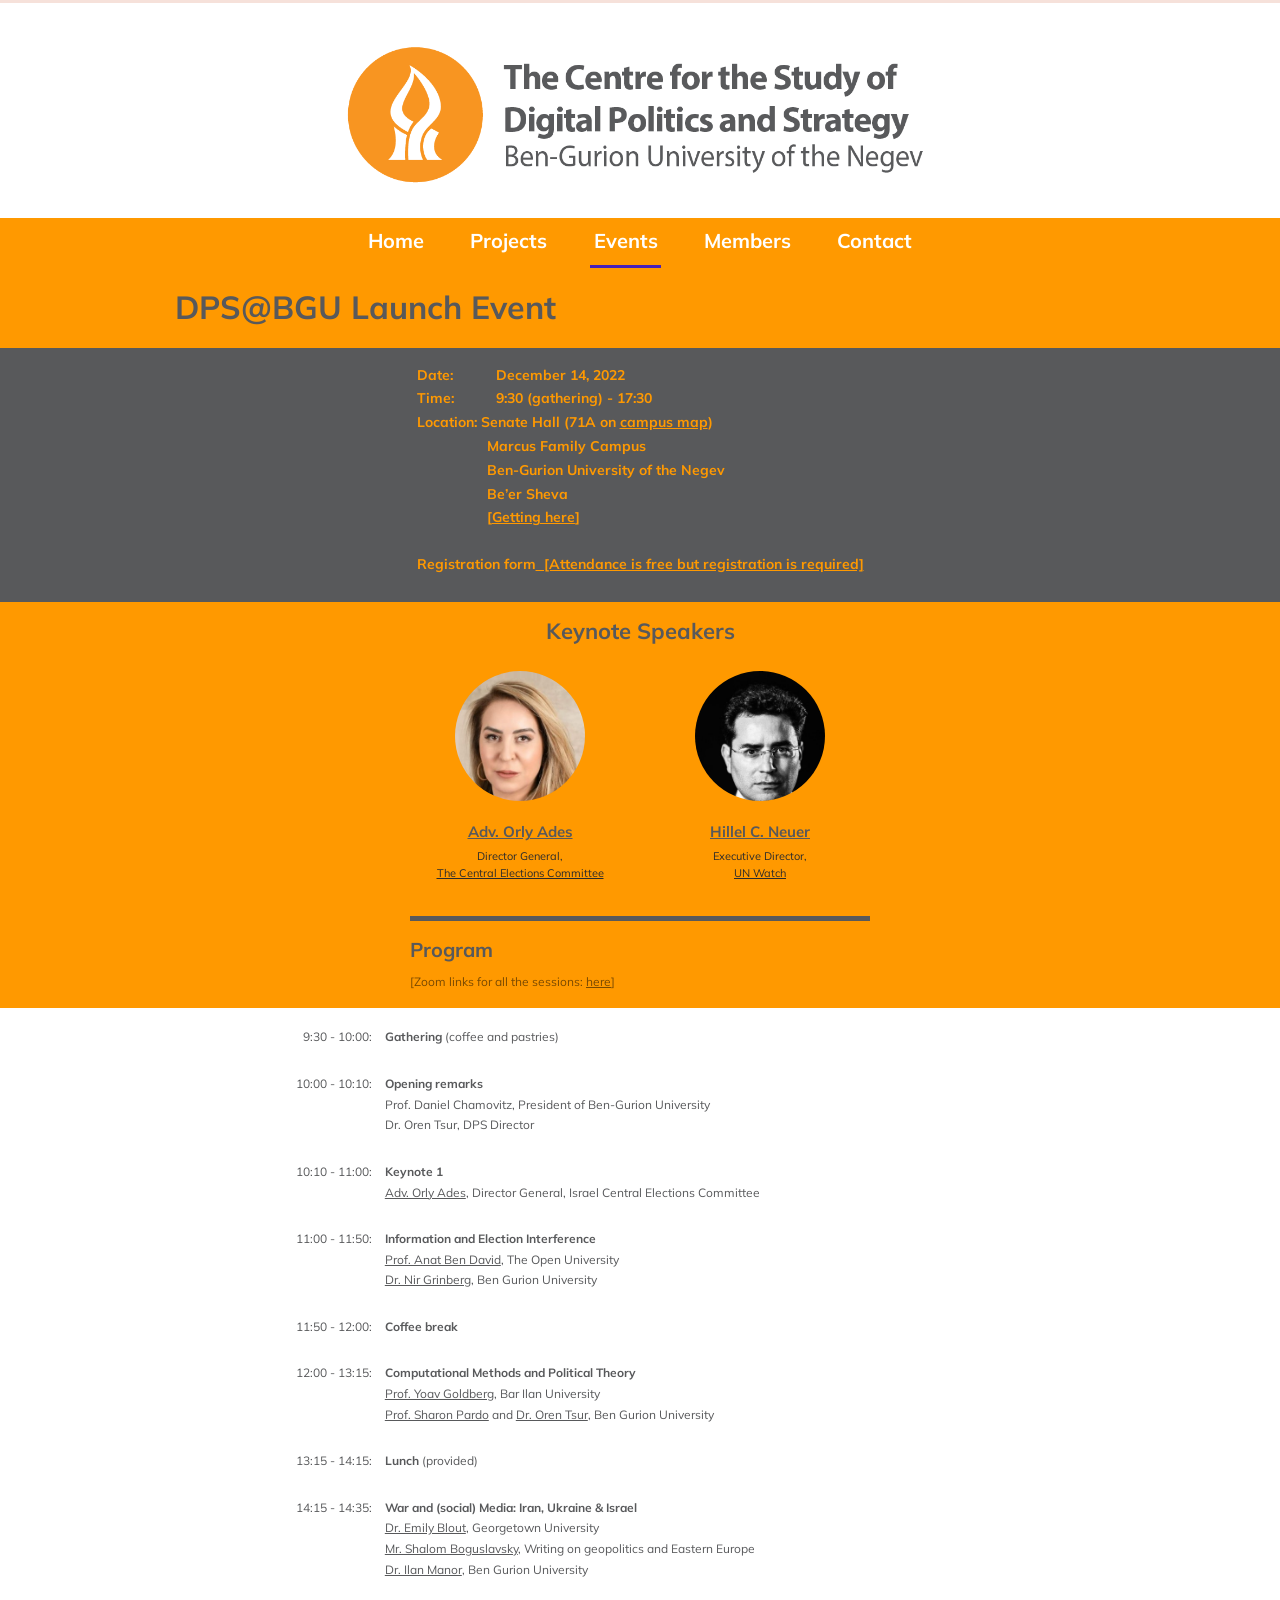
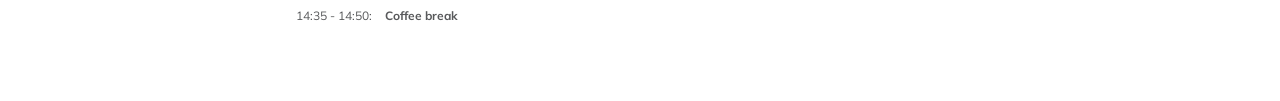
<file: event-launch-2022.html>
<!DOCTYPE html>
<html lang="en"><head><meta charset="utf-8"><meta name="viewport" content="width=device-width,initial-scale=1">
<title>DPS@BGU Launch Event | DPS</title>
<meta name="description" content="DPS@BGU, Interdisciplinary Center for the Study of Digital Politics and Strategy">
<link rel="preconnect" href="https://fonts.googleapis.com"><link rel="preconnect" href="https://fonts.gstatic.com" crossorigin>
<link href="https://fonts.googleapis.com/css2?family=Mulish:wght@300;400;600;700&family=Playfair+Display:wght@500;700&display=swap" rel="stylesheet">
<link rel="stylesheet" href="style.css"></head>
<body class="confpage"><header class="top"><nav aria-label="Main"><a href="index.html">Home</a><a href="projects.html">Projects</a><a href="events.html" aria-current="page">Events</a><a href="members.html">Members</a><a href="contact.html">Contact</a></nav>
<a class="logo" href="index.html"><img src="images/logo.png" alt="The Centre for the Study of Digital Politics and Strategy, Ben-Gurion University of the Negev" width="1090" height="296"></a></header>
<main><section class="conftitle"><h1>DPS@BGU Launch Event</h1></section>
<section class="confinfo"><div class="evwrap"><dl>
<p><b>Date:</b><span>December 14, 2022</span></p>
<p><b>Time:</b><span>9:30 (gathering) - 17:30</span></p>
<p class="loc"><b>Location:</b> Senate Hall (71A on <u>campus map</u>)<span class="ind">Marcus Family Campus</span><span class="ind">Ben-Gurion University of the Negev</span><span class="ind">Be’er Sheva</span><span class="ind">[<u>Getting here</u>]</span></p>
<p class="live"><u><b>Registration form</b> &nbsp;[Attendance is free but registration is required]</u></p></dl></div></section>
<section class="confkey"><h2>Keynote Speakers</h2><div class="keytwo">
<figure><img src="images/speakers/ades.jpg" alt="Adv. Orly Ades" width="130" height="130"><h3><u>Adv. Orly Ades</u></h3><p>Director General,<br><u>The Central Elections Committee</u></p></figure>
<figure><img src="images/speakers/neuer.jpg" alt="Hillel C. Neuer" width="130" height="130"><h3><u>Hillel C. Neuer</u></h3><p>Executive Director,<br><u>UN Watch</u></p></figure></div><hr></section>
<section class="confprog"><h2>Program</h2><p class="zoomln">[Zoom links for all the sessions: <u>here</u>]</p><div class="progwrap"><div class="prow"><div class="pt">9:30 - 10:00:</div><div class="pd"><b>Gathering <span class="n">(coffee and pastries)</span></b></div></div><div class="prow"><div class="pt">10:00 - 10:10:</div><div class="pd"><b>Opening remarks</b><span class="pi">Prof. Daniel Chamovitz, President of Ben-Gurion University</span><span class="pi">Dr. Oren Tsur, DPS Director</span></div></div><div class="prow"><div class="pt">10:10 - 11:00:</div><div class="pd"><b>Keynote 1</b><span class="pi"><u>Adv. Orly Ades</u>, Director General, Israel Central Elections Committee</span></div></div><div class="prow"><div class="pt">11:00 - 11:50:</div><div class="pd"><b>Information and Election Interference</b><span class="pi"><u>Prof. Anat Ben David</u>, The Open University</span><span class="pi"><u>Dr. Nir Grinberg</u>, Ben Gurion University</span></div></div><div class="prow"><div class="pt">11:50 - 12:00:</div><div class="pd"><b>Coffee break</b></div></div><div class="prow"><div class="pt">12:00 - 13:15:</div><div class="pd"><b>Computational Methods and Political Theory</b><span class="pi"><u>Prof. Yoav Goldberg</u>, Bar Ilan University</span><span class="pi"><u>Prof. Sharon Pardo</u> and <u>Dr. Oren Tsur</u>, Ben Gurion University</span></div></div><div class="prow"><div class="pt">13:15 - 14:15:</div><div class="pd"><b>Lunch <span class="n">(provided)</span></b></div></div><div class="prow"><div class="pt">14:15 - 14:35:</div><div class="pd"><b>War and (social) Media: Iran, Ukraine & Israel</b><span class="pi"><u>Dr. Emily Blout</u>, Georgetown University</span><span class="pi"><u>Mr. Shalom Boguslavsky</u>, Writing on geopolitics and Eastern Europe</span><span class="pi"><u>Dr. Ilan Manor</u>, Ben Gurion University</span></div></div><div class="prow"><div class="pt">14:35 - 14:50:</div><div class="pd"><b>Coffee break</b></div></div></div></section></main>
</body></html>
</file>
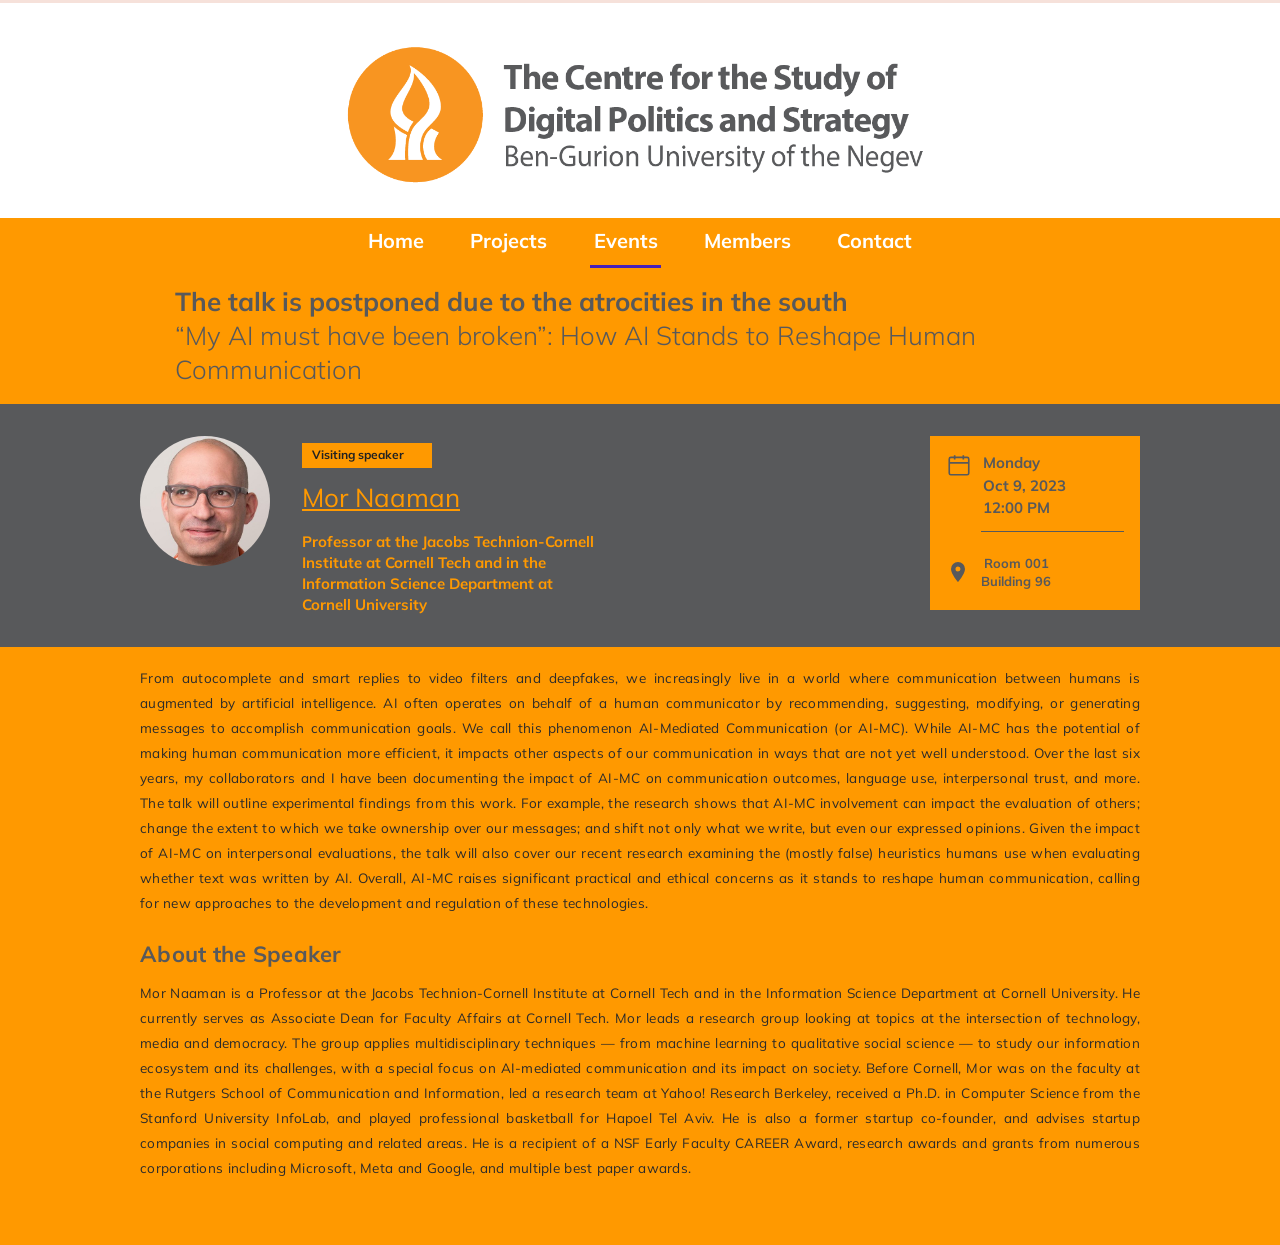
<file: event-naaman-2023.html>
<!DOCTYPE html>
<html lang="en"><head><meta charset="utf-8"><meta name="viewport" content="width=device-width,initial-scale=1">
<title>The talk is postponed due to the atrocities in the south - “My AI must have been broken”: How AI Stands to Reshape Human Communication | DPS</title>
<meta name="description" content="DPS@BGU, Interdisciplinary Center for the Study of Digital Politics and Strategy">
<link rel="preconnect" href="https://fonts.googleapis.com"><link rel="preconnect" href="https://fonts.gstatic.com" crossorigin>
<link href="https://fonts.googleapis.com/css2?family=Mulish:wght@300;400;600;700&family=Playfair+Display:wght@500;700&display=swap" rel="stylesheet">
<link rel="stylesheet" href="style.css"></head>
<body class="eventdetail"><header class="top"><nav aria-label="Main"><a href="index.html">Home</a><a href="projects.html">Projects</a><a href="events.html" aria-current="page">Events</a><a href="members.html">Members</a><a href="contact.html">Contact</a></nav>
<a class="logo" href="index.html"><img src="images/logo.png" alt="The Centre for the Study of Digital Politics and Strategy, Ben-Gurion University of the Negev" width="1090" height="296"></a></header>
<main><section class="evtitle"><h1><b>The talk is postponed due to the atrocities in the south</b><br>“My AI must have been broken”: How AI Stands to Reshape Human Communication</h1></section>
<section class="evhead"><div class="evwrap"><img class="evphoto" src="images/speakers/naaman.jpg" alt="Mor Naaman" width="130" height="130">
<div class="evinfo"><span class="evtag">Visiting speaker</span><h2 class="evname">Mor Naaman</h2><p class="evaff">Professor at the Jacobs Technion-Cornell Institute at Cornell Tech and in the Information Science Department at Cornell University</p></div>
<div class="evbox"><div class="evdate"><svg viewBox="0 0 24 24" width="26" height="26" aria-hidden="true"><rect x="3" y="5" width="18" height="16" rx="1.500" fill="none" stroke="#58595b" stroke-width="1.500"/><path d="M3 10h18M8 3v4M16 3v4" stroke="#58595b" stroke-width="1.500" fill="none"/></svg><div><span><b>Monday</b></span><span><b>Oct 9, 2023</b></span><span><b>12:00 PM</b></span></div></div><hr>
<div class="evloc"><svg viewBox="0 0 24 24" width="24" height="24" aria-hidden="true"><path fill="#58595b" d="M12 2a7 7 0 0 0-7 7c0 5 7 13 7 13s7-8 7-13a7 7 0 0 0-7-7zm0 9.500A2.500 2.500 0 1 1 12 6.500a2.500 2.500 0 0 1 0 5z"/></svg><span><b>Room 001<br>Building 96</b></span></div></div></div></section>
<section class="evtext"><div class="evwrap2"><p>From autocomplete and smart replies to video filters and deepfakes, we increasingly live in a world where communication between humans is augmented by artificial intelligence. AI often operates on behalf of a human communicator by recommending, suggesting, modifying, or generating messages to accomplish communication goals. We call this phenomenon AI-Mediated Communication (or AI-MC). While AI-MC has the potential of making human communication more efficient, it impacts other aspects of our communication in ways that are not yet well understood. Over the last six years, my collaborators and I have been documenting the impact of AI-MC on communication outcomes, language use, interpersonal trust, and more. The talk will outline experimental findings from this work. For example, the research shows that AI-MC involvement can impact the evaluation of others; change the extent to which we take ownership over our messages; and shift not only what we write, but even our expressed opinions. Given the impact of AI-MC on interpersonal evaluations, the talk will also cover our recent research examining the (mostly false) heuristics humans use when evaluating whether text was written by AI. Overall, AI-MC raises significant practical and ethical concerns as it stands to reshape human communication, calling for new approaches to the development and regulation of these technologies.</p><h2>About the Speaker</h2><p>Mor Naaman is a Professor at the Jacobs Technion-Cornell Institute at Cornell Tech and in the Information Science Department at Cornell University. He currently serves as Associate Dean for Faculty Affairs at Cornell Tech. Mor leads a research group looking at topics at the intersection of technology, media and democracy. The group applies multidisciplinary techniques — from machine learning to qualitative social science — to study our information ecosystem and its challenges, with a special focus on AI-mediated communication and its impact on society. Before Cornell, Mor was on the faculty at the Rutgers School of Communication and Information, led a research team at Yahoo! Research Berkeley, received a Ph.D. in Computer Science from the Stanford University InfoLab, and played professional basketball for Hapoel Tel Aviv. He is also a former startup co-founder, and advises startup companies in social computing and related areas. He is a recipient of a NSF Early Faculty CAREER Award, research awards and grants from numerous corporations including Microsoft, Meta and Google, and multiple best paper awards.</p></div></section></main>
</body></html>
</file>
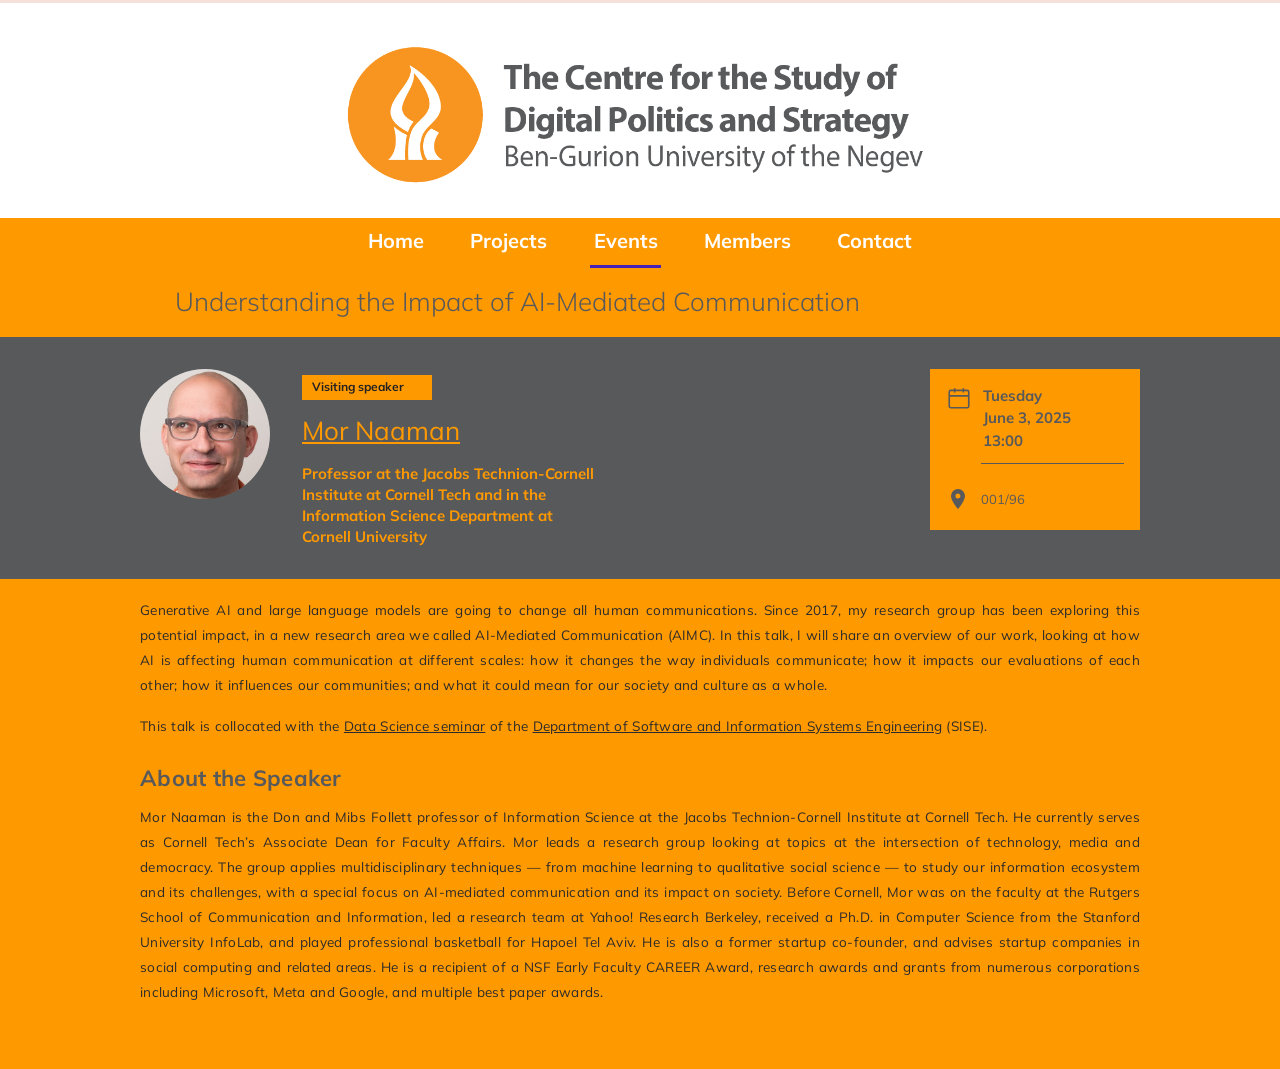
<file: event-naaman-2025.html>
<!DOCTYPE html>
<html lang="en"><head><meta charset="utf-8"><meta name="viewport" content="width=device-width,initial-scale=1">
<title>Understanding the Impact of AI-Mediated Communication | DPS</title>
<meta name="description" content="DPS@BGU, Interdisciplinary Center for the Study of Digital Politics and Strategy">
<link rel="preconnect" href="https://fonts.googleapis.com"><link rel="preconnect" href="https://fonts.gstatic.com" crossorigin>
<link href="https://fonts.googleapis.com/css2?family=Mulish:wght@300;400;600;700&family=Playfair+Display:wght@500;700&display=swap" rel="stylesheet">
<link rel="stylesheet" href="style.css"></head>
<body class="eventdetail"><header class="top"><nav aria-label="Main"><a href="index.html">Home</a><a href="projects.html">Projects</a><a href="events.html" aria-current="page">Events</a><a href="members.html">Members</a><a href="contact.html">Contact</a></nav>
<a class="logo" href="index.html"><img src="images/logo.png" alt="The Centre for the Study of Digital Politics and Strategy, Ben-Gurion University of the Negev" width="1090" height="296"></a></header>
<main><section class="evtitle"><h1>Understanding the Impact of AI-Mediated Communication</h1></section>
<section class="evhead"><div class="evwrap"><img class="evphoto" src="images/speakers/naaman.jpg" alt="Mor Naaman" width="130" height="130">
<div class="evinfo"><span class="evtag">Visiting speaker</span><h2 class="evname">Mor Naaman</h2><p class="evaff">Professor at the Jacobs Technion-Cornell Institute at Cornell Tech and in the Information Science Department at Cornell University</p></div>
<div class="evbox"><div class="evdate"><svg viewBox="0 0 24 24" width="26" height="26" aria-hidden="true"><rect x="3" y="5" width="18" height="16" rx="1.500" fill="none" stroke="#58595b" stroke-width="1.500"/><path d="M3 10h18M8 3v4M16 3v4" stroke="#58595b" stroke-width="1.500" fill="none"/></svg><div><span><b>Tuesday</b></span><span><b>June 3, 2025</b></span><span><b>13:00</b></span></div></div><hr>
<div class="evloc"><svg viewBox="0 0 24 24" width="24" height="24" aria-hidden="true"><path fill="#58595b" d="M12 2a7 7 0 0 0-7 7c0 5 7 13 7 13s7-8 7-13a7 7 0 0 0-7-7zm0 9.500A2.500 2.500 0 1 1 12 6.500a2.500 2.500 0 0 1 0 5z"/></svg><span>001/96</span></div></div></div></section>
<section class="evtext"><div class="evwrap2"><p>Generative AI and large language models are going to change all human communications. Since 2017, my research group has been exploring this potential impact, in a new research area we called AI-Mediated Communication (AIMC). In this talk, I will share an overview of our work, looking at how AI is affecting human communication at different scales: how it changes the way individuals communicate; how it impacts our evaluations of each other; how it influences our communities; and what it could mean for our society and culture as a whole.</p><p>This talk is collocated with the <u>Data Science seminar</u> of the <u>Department of Software and Information Systems Engineering</u> (SISE).</p><h2>About the Speaker</h2><p>Mor Naaman is the Don and Mibs Follett professor of Information Science at the Jacobs Technion-Cornell Institute at Cornell Tech. He currently serves as Cornell Tech’s Associate Dean for Faculty Affairs. Mor leads a research group looking at topics at the intersection of technology, media and democracy. The group applies multidisciplinary techniques — from machine learning to qualitative social science — to study our information ecosystem and its challenges, with a special focus on AI-mediated communication and its impact on society. Before Cornell, Mor was on the faculty at the Rutgers School of Communication and Information, led a research team at Yahoo! Research Berkeley, received a Ph.D. in Computer Science from the Stanford University InfoLab, and played professional basketball for Hapoel Tel Aviv. He is also a former startup co-founder, and advises startup companies in social computing and related areas. He is a recipient of a NSF Early Faculty CAREER Award, research awards and grants from numerous corporations including Microsoft, Meta and Google, and multiple best paper awards.</p></div></section></main>
</body></html>
</file>
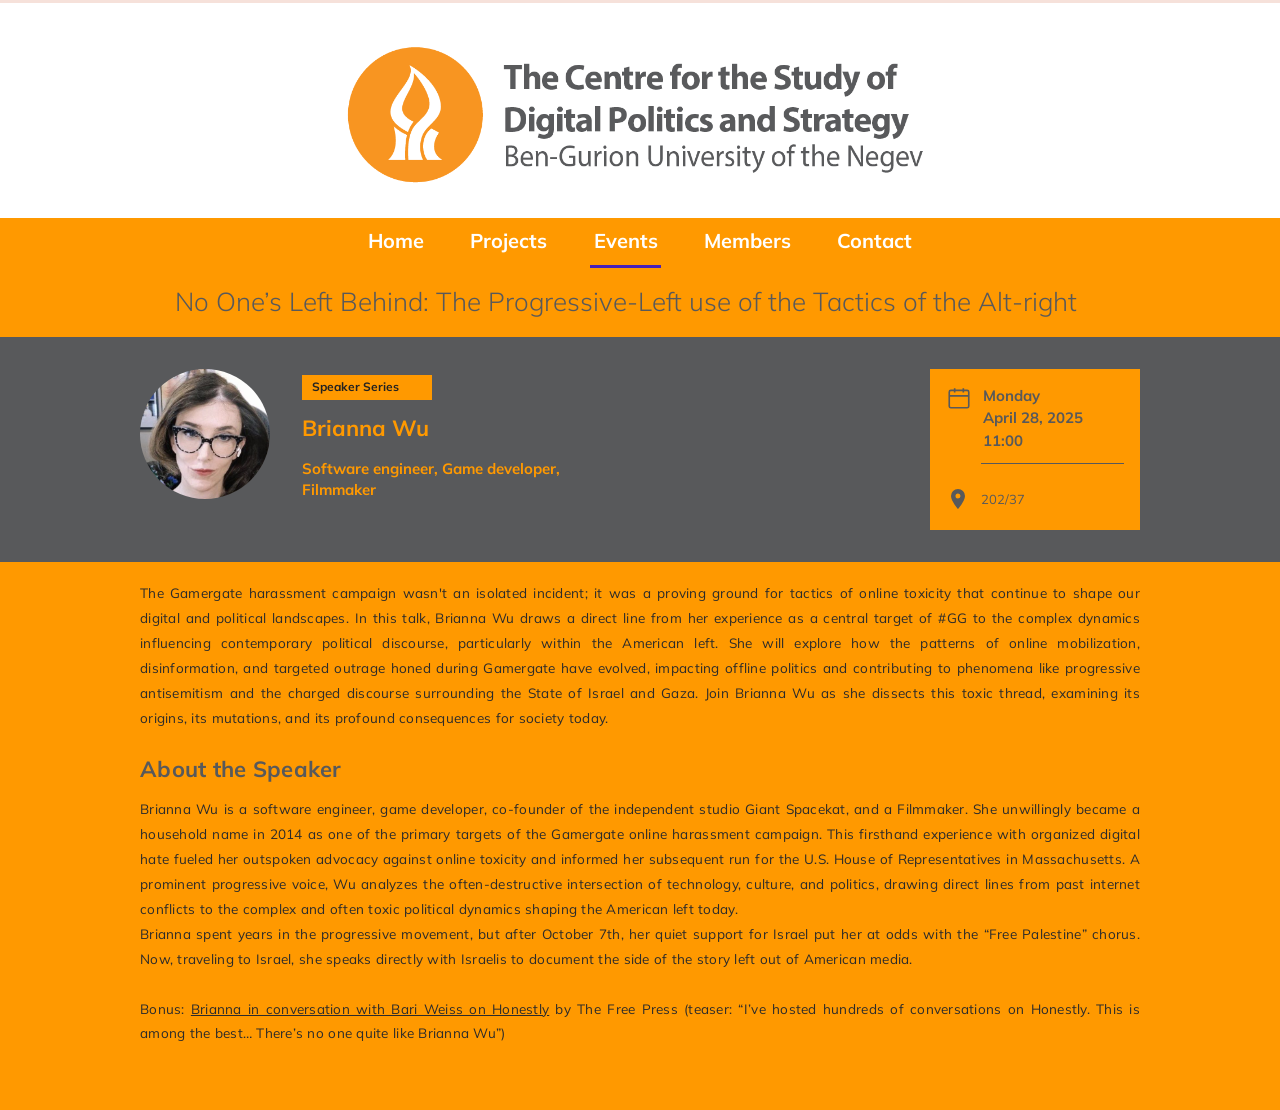
<file: event-wu-2025.html>
<!DOCTYPE html>
<html lang="en"><head><meta charset="utf-8"><meta name="viewport" content="width=device-width,initial-scale=1">
<title>No One’s Left Behind: The Progressive-Left use of the Tactics of the Alt-right | DPS</title>
<meta name="description" content="DPS@BGU, Interdisciplinary Center for the Study of Digital Politics and Strategy">
<link rel="preconnect" href="https://fonts.googleapis.com"><link rel="preconnect" href="https://fonts.gstatic.com" crossorigin>
<link href="https://fonts.googleapis.com/css2?family=Mulish:wght@300;400;600;700&family=Playfair+Display:wght@500;700&display=swap" rel="stylesheet">
<link rel="stylesheet" href="style.css"></head>
<body class="eventdetail"><header class="top"><nav aria-label="Main"><a href="index.html">Home</a><a href="projects.html">Projects</a><a href="events.html" aria-current="page">Events</a><a href="members.html">Members</a><a href="contact.html">Contact</a></nav>
<a class="logo" href="index.html"><img src="images/logo.png" alt="The Centre for the Study of Digital Politics and Strategy, Ben-Gurion University of the Negev" width="1090" height="296"></a></header>
<main><section class="evtitle"><h1>No One’s Left Behind: The Progressive-Left use of the Tactics of the Alt-right</h1></section>
<section class="evhead"><div class="evwrap"><img class="evphoto" src="images/speakers/wu.jpg" alt="Brianna Wu" width="130" height="130">
<div class="evinfo"><span class="evtag">Speaker Series</span><h2 class="evname plain">Brianna Wu</h2><p class="evaff">Software engineer, Game developer, Filmmaker</p></div>
<div class="evbox"><div class="evdate"><svg viewBox="0 0 24 24" width="26" height="26" aria-hidden="true"><rect x="3" y="5" width="18" height="16" rx="1.500" fill="none" stroke="#58595b" stroke-width="1.500"/><path d="M3 10h18M8 3v4M16 3v4" stroke="#58595b" stroke-width="1.500" fill="none"/></svg><div><span><b>Monday</b></span><span><b>April 28, 2025</b></span><span><b>11:00</b></span></div></div><hr>
<div class="evloc"><svg viewBox="0 0 24 24" width="24" height="24" aria-hidden="true"><path fill="#58595b" d="M12 2a7 7 0 0 0-7 7c0 5 7 13 7 13s7-8 7-13a7 7 0 0 0-7-7zm0 9.500A2.500 2.500 0 1 1 12 6.500a2.500 2.500 0 0 1 0 5z"/></svg><span>202/37</span></div></div></div></section>
<section class="evtext"><div class="evwrap2"><p>The Gamergate harassment campaign wasn't an isolated incident; it was a proving ground for tactics of online toxicity that continue to shape our digital and political landscapes. In this talk, Brianna Wu draws a direct line from her experience as a central target of #GG to the complex dynamics influencing contemporary political discourse, particularly within the American left. She will explore how the patterns of online mobilization, disinformation, and targeted outrage honed during Gamergate have evolved, impacting offline politics and contributing to phenomena like progressive antisemitism and the charged discourse surrounding the State of Israel and Gaza. Join Brianna Wu as she dissects this toxic thread, examining its origins, its mutations, and its profound consequences for society today.</p><h2>About the Speaker</h2><p>Brianna Wu is a software engineer, game developer, co-founder of the independent studio Giant Spacekat, and a Filmmaker.  She unwillingly became a household name in 2014 as one of the primary targets of the Gamergate online harassment campaign. This firsthand experience with organized digital hate fueled her outspoken advocacy against online toxicity and informed her subsequent run for the U.S. House of Representatives in Massachusetts. A prominent progressive voice, Wu analyzes the often-destructive intersection of technology, culture, and politics, drawing direct lines from past internet conflicts to the complex and often toxic political dynamics shaping the American left today.<br>Brianna spent years in the progressive movement, but after October 7th, her quiet support for Israel put her at odds with the “Free Palestine” chorus. Now, traveling to Israel, she speaks directly with Israelis to document the side of the story left out of American media.<br><br>Bonus: <u>Brianna in conversation with Bari Weiss on Honestly</u> by The Free Press (teaser: “I’ve hosted hundreds of conversations on Honestly. This is among the best… There’s no one quite like Brianna Wu”)</p></div></section></main>
</body></html>
</file>
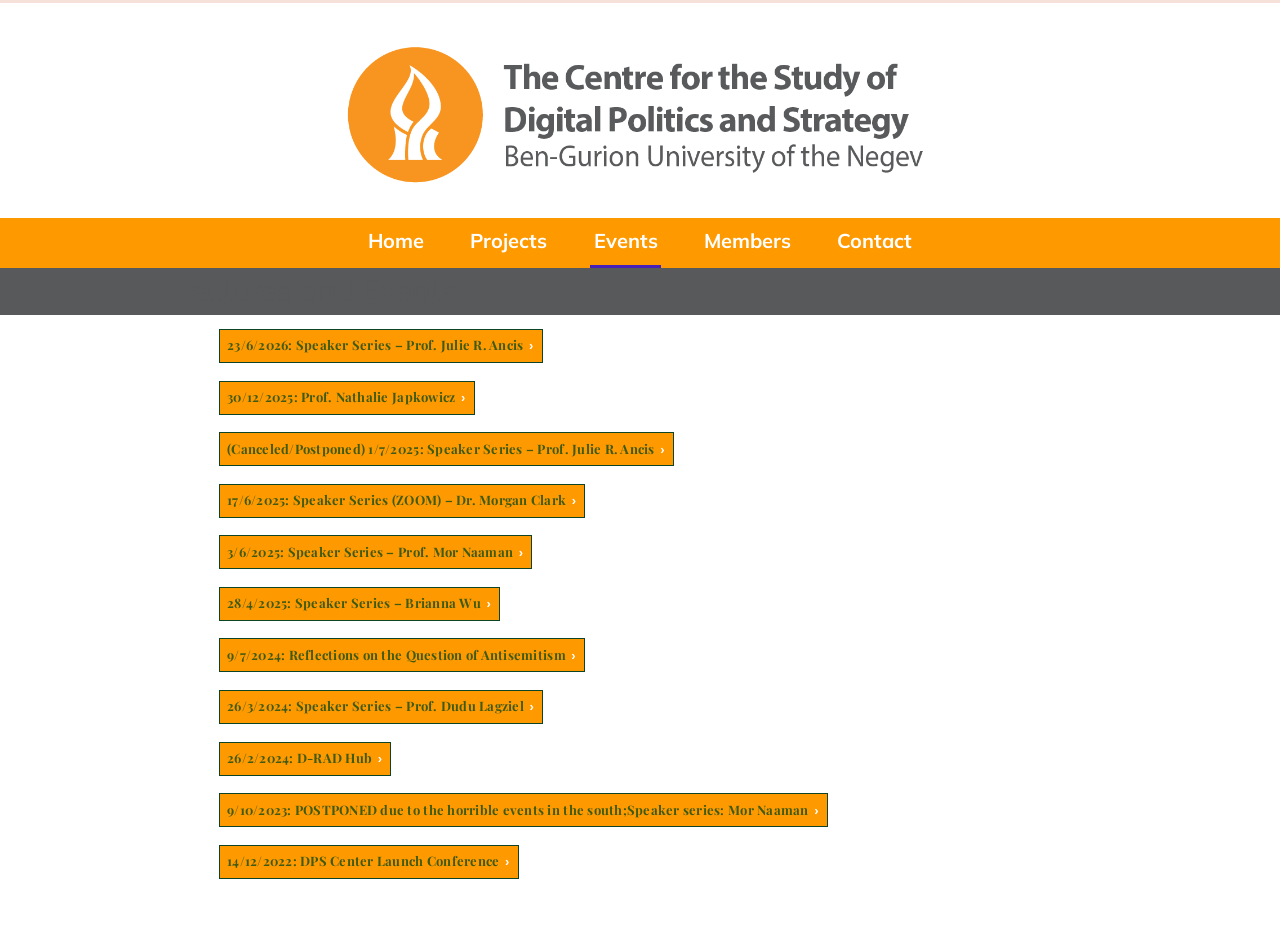
<file: events.html>
<!DOCTYPE html>
<html lang="en"><head><meta charset="utf-8"><meta name="viewport" content="width=device-width,initial-scale=1">
<title>Events | DPS</title>
<meta name="description" content="DPS@BGU, Interdisciplinary Center for the Study of Digital Politics and Strategy">
<link rel="preconnect" href="https://fonts.googleapis.com"><link rel="preconnect" href="https://fonts.gstatic.com" crossorigin>
<link href="https://fonts.googleapis.com/css2?family=Mulish:wght@300;400;600;700&family=Playfair+Display:wght@500;700&display=swap" rel="stylesheet">
<link rel="stylesheet" href="style.css"></head>
<body class="eventspage"><header class="top">
  <nav aria-label="Main">
      <a href="index.html">Home</a>
      <a href="projects.html">Projects</a>
      <a href="events.html" aria-current="page">Events</a>
        <a href="members.html">Members</a>
        <a href="contact.html">Contact</a>  </nav>
<a class="logo" href="index.html"><img src="images/logo.png" alt="The Centre for the Study of Digital Politics and Strategy, Ben-Gurion University of the Negev" width="1090" height="296"></a></header>
<main><div class="band dark"><h1>Lectures and Events</h1></div><section class="events"><a class="ev" href="event-ancis-2026.html">23/6/2026: Speaker Series – Prof. Julie R. Ancis<i aria-hidden="true">&rsaquo;</i></a><a class="ev" href="event-japkowicz-2025.html">30/12/2025: Prof. Nathalie Japkowicz<i aria-hidden="true">&rsaquo;</i></a><a class="ev" href="event-ancis-2026.html">(Canceled/Postponed) 1/7/2025: Speaker Series – Prof. Julie R. Ancis<i aria-hidden="true">&rsaquo;</i></a><a class="ev" href="event-clark-2025.html">17/6/2025: Speaker Series (ZOOM) – Dr. Morgan Clark<i aria-hidden="true">&rsaquo;</i></a><a class="ev" href="event-naaman-2025.html">3/6/2025: Speaker Series – Prof. Mor Naaman<i aria-hidden="true">&rsaquo;</i></a><a class="ev" href="event-wu-2025.html">28/4/2025: Speaker Series – Brianna Wu<i aria-hidden="true">&rsaquo;</i></a><a class="ev" href="event-antisemitism-2024.html">9/7/2024: Reflections on the Question of Antisemitism<i aria-hidden="true">&rsaquo;</i></a><a class="ev" href="event-lagziel-2024.html">26/3/2024: Speaker Series – Prof. Dudu Lagziel<i aria-hidden="true">&rsaquo;</i></a><a class="ev" href="event-drad-2024.html">26/2/2024: D-RAD Hub<i aria-hidden="true">&rsaquo;</i></a><a class="ev" href="event-naaman-2023.html">9/10/2023: POSTPONED due to the horrible events in the south;Speaker series: Mor Naaman<i aria-hidden="true">&rsaquo;</i></a><a class="ev" href="event-launch-2022.html">14/12/2022: DPS Center Launch Conference<i aria-hidden="true">&rsaquo;</i></a></section></main>
</body></html>
</file>
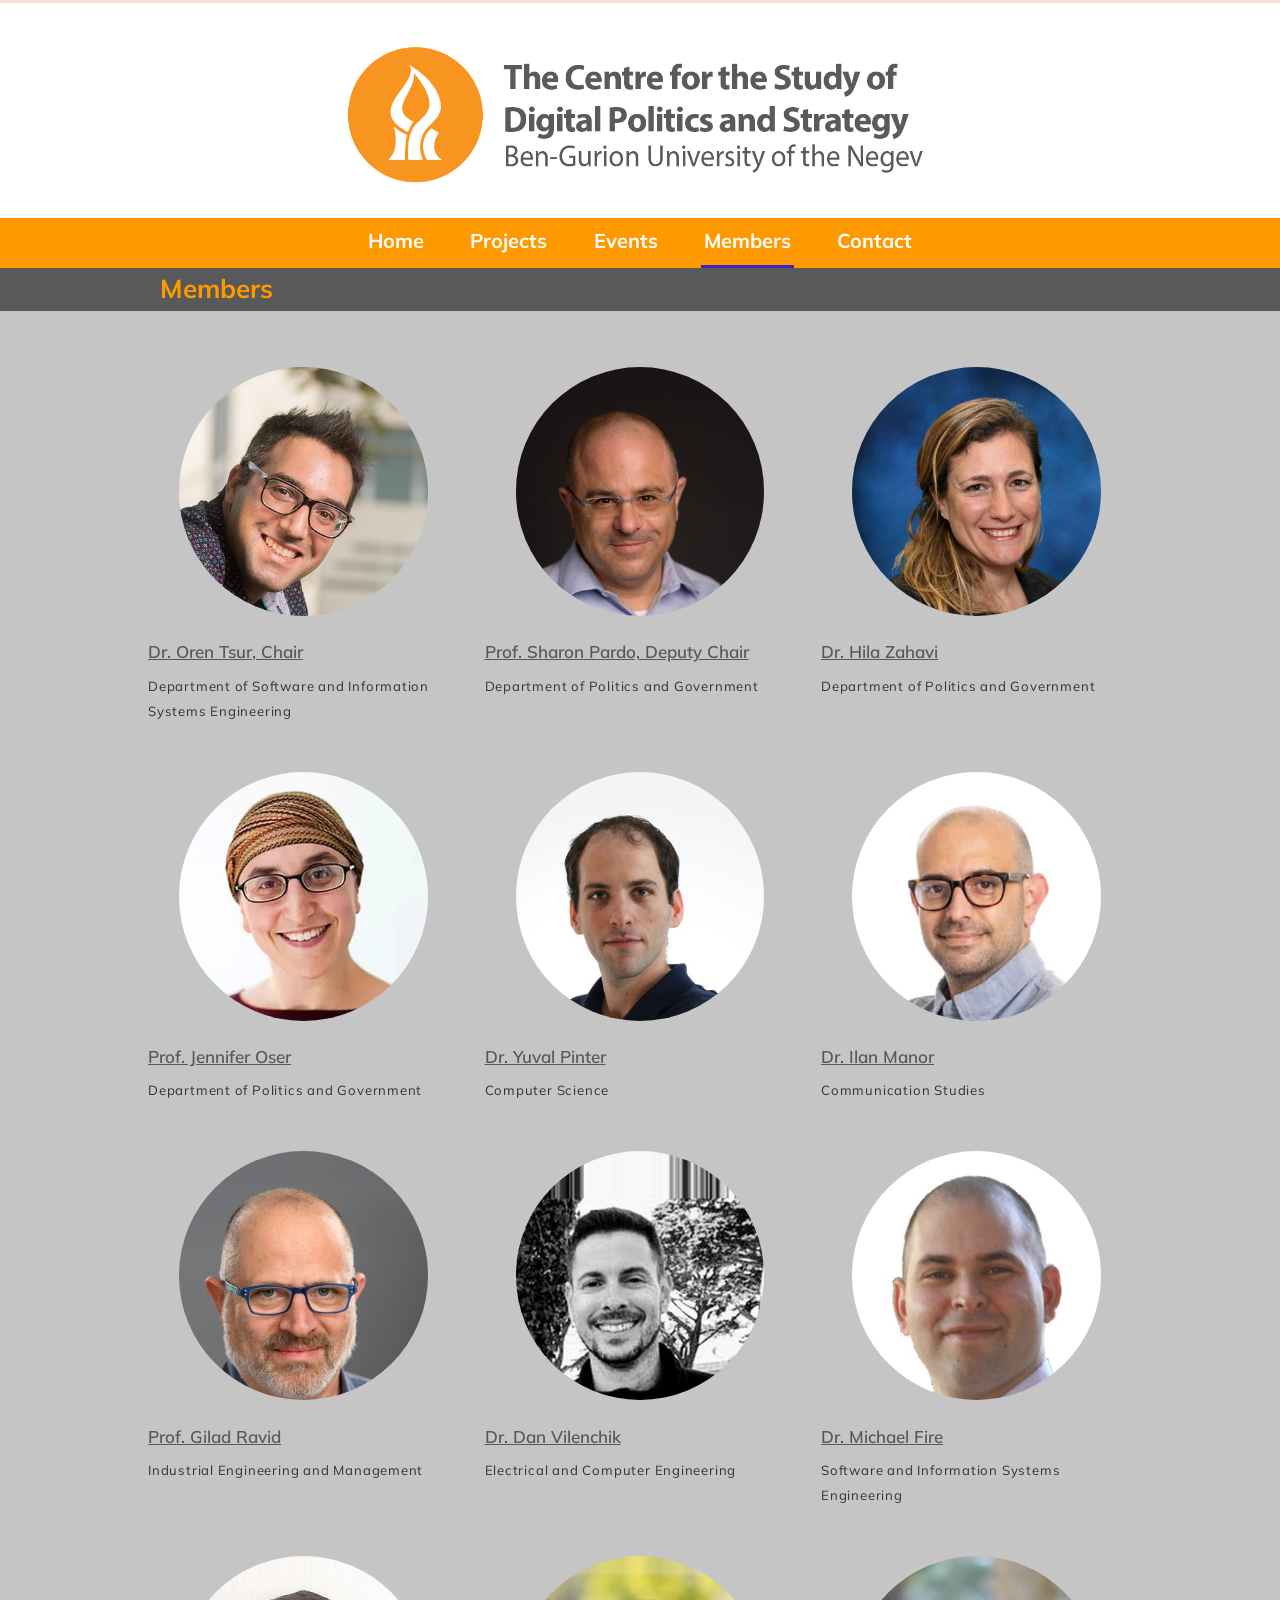
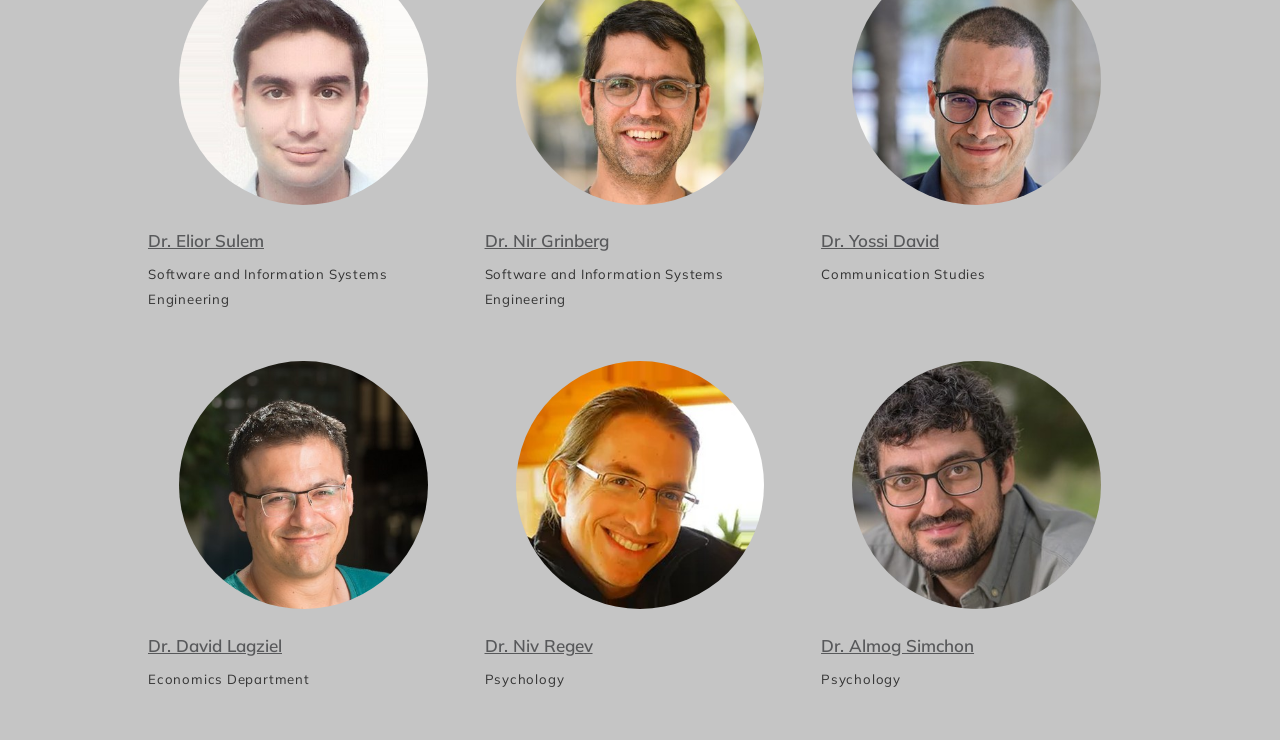
<file: members.html>
<!DOCTYPE html>
<html lang="en"><head><meta charset="utf-8"><meta name="viewport" content="width=device-width,initial-scale=1">
<title>Members | DPS</title>
<meta name="description" content="DPS@BGU, Interdisciplinary Center for the Study of Digital Politics and Strategy">
<link rel="preconnect" href="https://fonts.googleapis.com"><link rel="preconnect" href="https://fonts.gstatic.com" crossorigin>
<link href="https://fonts.googleapis.com/css2?family=Mulish:wght@300;400;600;700&family=Playfair+Display:wght@500;700&display=swap" rel="stylesheet">
<link rel="stylesheet" href="style.css"></head>
<body class="memberspage"><header class="top"><nav aria-label="Main">
    <a href="index.html">Home</a>
    <a href="projects.html">Projects</a>
    <a href="events.html">Events</a>
    <a href="members.html" aria-current="page">Members</a>
    <a href="contact.html">Contact</a>
</nav>
<a class="logo" href="index.html"><img src="images/logo.png" alt="The Centre for the Study of Digital Politics and Strategy, Ben-Gurion University of the Negev" width="1090" height="296"></a></header>
<main><section class="members"><h1>Members</h1><ul><li><img src="images/members/tsur.jpg" alt="Dr. Oren Tsur" loading="lazy"><h3>Dr. Oren Tsur, Chair</h3><p>Department of Software and Information Systems Engineering</p></li><li><img src="images/members/pardo.jpg" alt="Prof. Sharon Pardo" loading="lazy"><h3>Prof. Sharon Pardo, Deputy Chair</h3><p>Department of Politics and Government</p></li><li><img src="images/members/zahavi.jpg" alt="Dr. Hila Zahavi" loading="lazy"><h3>Dr. Hila Zahavi</h3><p>Department of Politics and Government</p></li><li><img src="images/members/oser.jpg" alt="Prof. Jennifer Oser" loading="lazy"><h3>Prof. Jennifer Oser</h3><p>Department of Politics and Government</p></li><li><img src="images/members/pinter.jpg" alt="Dr. Yuval Pinter" loading="lazy"><h3>Dr. Yuval Pinter</h3><p>Computer Science</p></li><li><img src="images/members/manor.jpg" alt="Dr. Ilan Manor" loading="lazy"><h3>Dr. Ilan Manor</h3><p>Communication Studies</p></li><li><img src="images/members/ravid.jpg" alt="Prof. Gilad Ravid" loading="lazy"><h3>Prof. Gilad Ravid</h3><p>Industrial Engineering and Management</p></li><li><img src="images/members/vilenchik.jpg" alt="Dr. Dan Vilenchik" loading="lazy"><h3>Dr. Dan Vilenchik</h3><p>Electrical and Computer Engineering</p></li><li><img src="images/members/fire.jpg" alt="Dr. Michael Fire" loading="lazy"><h3>Dr. Michael Fire</h3><p>Software and Information Systems Engineering</p></li><li><img src="images/members/sulem.jpg" alt="Dr. Elior Sulem" loading="lazy"><h3>Dr. Elior Sulem</h3><p>Software and Information Systems Engineering</p></li><li><img src="images/members/grinberg.jpg" alt="Dr. Nir Grinberg" loading="lazy"><h3>Dr. Nir Grinberg</h3><p>Software and Information Systems Engineering</p></li><li><img src="images/members/david.jpg" alt="Dr. Yossi David" loading="lazy"><h3>Dr. Yossi David</h3><p>Communication Studies</p></li><li><img src="images/members/lagziel.jpg" alt="Dr. David Lagziel" loading="lazy"><h3>Dr. David Lagziel</h3><p>Economics Department</p></li><li><img src="images/members/regev.jpg" alt="Dr. Niv Regev" loading="lazy"><h3>Dr. Niv Regev</h3><p>Psychology</p></li><li><img src="images/members/simchon.jpg" alt="Dr. Almog Simchon" loading="lazy"><h3>Dr. Almog Simchon</h3><p>Psychology</p></li></ul></section></main>
</body></html>
</file>
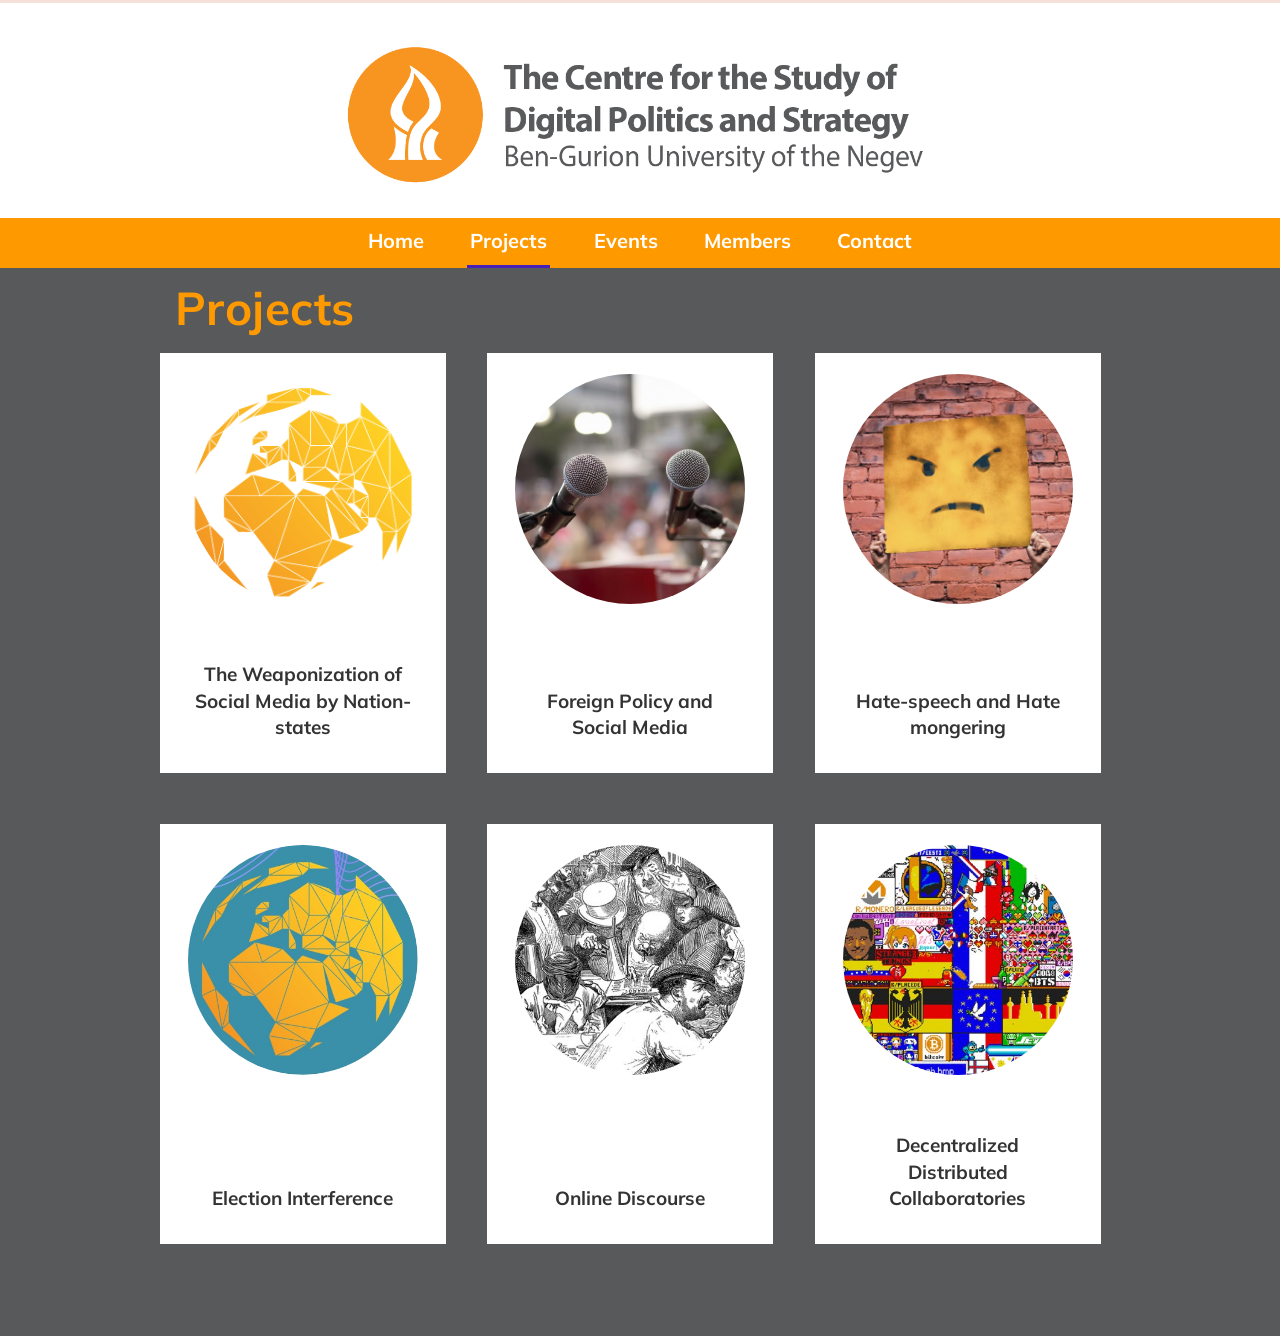
<file: projects.html>
<!DOCTYPE html>
<html lang="en">
<head>
    <meta charset="utf-8">
    <meta name="viewport" content="width=device-width,initial-scale=1">
    <title>Projects | DPS</title>
    <meta name="description" content="DPS@BGU, Interdisciplinary Center for the Study of Digital Politics and Strategy">
    
    <!-- Preconnect to Google Fonts for faster loading -->
    <link rel="preconnect" href="https://fonts.googleapis.com">
    <link rel="preconnect" href="https://fonts.gstatic.com" crossorigin>
    
    <!-- Load custom fonts (Mulish & Playfair Display) -->
    <link href="https://fonts.googleapis.com/css2?family=Mulish:wght@300;400;600;700&family=Playfair+Display:wght@500;700&display=swap" rel="stylesheet">
    
    <!-- Main external stylesheet -->
    <link rel="stylesheet" href="style.css">

    <!-- Inline styles to apply custom structural overrides -->
    <style>
    
        .card {
            height: 90%; /* מקטין רק את הגובה */
        }
    </style>
</head>
<body class="projectspage">

    <!-- HEADER SECTION: Contains the top navigation menu and the site logo -->
    <header class="top">
        <!-- Main Navigation Links -->
        <nav aria-label="Main">
            <a href="index.html">Home</a>
            <a href="projects.html" aria-current="page">Projects</a>
            <a href="events.html">Events</a>
            <a href="members.html">Members</a>
            <a href="contact.html">Contact</a>
        </nav>
        
        <!-- Site Logo (Links back to Home) -->
        <a class="logo" href="index.html">
            <img src="images/logo.png" alt="The Centre for the Study of Digital Politics and Strategy, Ben-Gurion University of the Negev" width="1090" height="296">
        </a>
    </header>

    <!-- MAIN CONTENT SECTION -->
    <main>
        <!-- Background decorative element -->
        <div class="band"></div>
        
        <!-- Projects Grid Section -->
        <section class="projects">
            <h1>Projects</h1>
            
            <!-- List of individual project cards -->
            <ul>
                
                <!-- Project 1 -->
                <li class="card">
                    <div class="disc"><img src="images/globe.png" alt="Globe"></div>
                    <h3>The Weaponization of Social Media by Nation-states</h3>
                </li>
                
                <!-- Project 2 -->
                <li class="card">
                    <div class="disc"><img src="images/speech.jpg" alt="speech"></div>
                    <h3>Foreign Policy and Social Media</h3>
                </li>
                
                <!-- Project 3 -->
                <li class="card">
                    <div class="disc"><img src="images/hate.jpg" alt="hate"></div>
                    <h3>Hate-speech and Hate mongering</h3>
                </li>
                
                <!-- Project 4 -->
                <li class="card">
                    <div class="disc"><img src="images/election.png" alt="Election"></div>
                    <h3>Election Interference</h3>
                </li>
                
                <!-- Project 5 -->
                <li class="card">
                    <div class="disc"><img src="images/discourse.jpg" alt="Discourse"></div>
                    <h3>Online Discourse</h3>
                </li>
                
                <!-- Project 6 -->
                <li class="card">
                    <div class="disc"><img src="images/decentralized.jpg" alt="Decentralized"></div>
                    <h3>Decentralized Distributed Collaboratories</h3>
                </li>
                
            </ul>
        </section>
    </main>

</body>
</html>
</file>
<file: style.css>
:root {
    --orange: #ff9900;
    --gray: #58595b;
    --light: #c5c5c5;
    --link: #4720b7;
    --green: #0c4426;
}

* {
    box-sizing: border-box;
}

html {
    border-top: 3px solid #f6e1da;
}

body {
    margin: 0;
    font-family: "Mulish", "Avenir", "Avenir Next", system-ui, sans-serif;
    font-size: 15px;
    color: var(--gray);
    background: #fff;
    line-height: 1.7;
}

img {
    max-width: 100%;
    height: auto;
}

a {
    color: inherit;
}

:focus-visible {
    outline: 3px solid var(--link);
    outline-offset: 2px;
}

.sr {
    position: absolute;
    left: -9999px;
}

h1, h2, h3 {
    font-weight: 400;
    line-height: 1.25;
    margin: 0;
}

/* ==========================================================================
   HEADER (לוגו וסרגל ניווט)
   ========================================================================== */

.top {
    display: flex;
    flex-direction: column; 
    background: #fff;
    padding: 0; 
}

.logo {
    order: -1; 
    display: block;
    width: 100%;
    padding-left: calc(max(15px, 50vw - 480px));
    padding-right: calc(max(15px, 50vw - 480px));
    margin: 1.5rem 0; 
    border-bottom: none; 
    text-align: center; 
}

.logo img {
    display: block;
    width: 64%; 
    max-width: 650px; 
    height: auto;
    margin: 0 auto; 
}

/* סרגל הניווט */
.top nav {
    order: 2; 
    background-color: var(--orange); 
    min-height: 48px; 
    width: 100%;
    display: flex;
    align-items: center;
    justify-content: center; 
    gap: 2.5rem; 
    padding-left: calc(max(15px, 50vw - 480px));
    padding-right: calc(max(15px, 50vw - 480px));
}

.top nav a {
    text-decoration: none;
    color: #FFFFFF; 
    font-size: 20px; 
    font-weight: bold; 
    padding: 0.4rem 0.2rem;
    border-bottom: 3px solid transparent; 
    margin: 0;
    transition: 0.2s ease;
}

.top nav a[aria-current], 
.top nav a:hover {
    color: #FFFFFF;
    border-bottom-color: var(--link); 
}


/* ==========================================================================
   3. כותרות ראשיות בכל העמודים (אחידות ויישור לשמאל)
   ========================================================================== */

.projects h1, 
.band.dark h1, 
.evtitle h1, 
.conftitle h1 {
    max-width: 960px;
    margin: 0 auto;
    text-align: left; 
    padding-left: 15px; 
    padding-right: 15px;
    width: 100%;
    box-sizing: border-box;
}


/* ==========================================================================
   HOME PAGE
   ========================================================================== */
.intro { background: #fafafa; padding: .6rem 1rem .6rem; }
.intro > * { max-width: 900px; margin-left: auto; margin-right: auto; }
.intro h1 { text-align: center; font-size: 22px; font-weight: 700; border-top: 1px solid var(--gray); padding-top: .7rem; color: var(--gray); } 
.pron { text-align: center; font-size: 12px; color: #000; margin: .5rem auto .2rem !important; border-bottom: 1px solid var(--gray); padding-bottom: .6rem; }
.about { display: flex; gap: 2rem; align-items: center; max-width: 900px; margin: .6rem auto 1rem; padding: 0 1.25rem; text-align: justify; line-height: 2.05; letter-spacing: .035em; }
.about p { margin: 0; }
.about strong { font-weight: 700; }
.about img { width: 200px; flex: none; }
.mission { background: var(--orange); margin: 0 14px; }
.mission h2 { text-align: center; color: var(--gray); font-size: 15px; font-weight: 600; letter-spacing: .04em; padding: 1.1rem 0; margin: 0; border-bottom: 3px solid var(--gray); }
.cols { display: grid; grid-template-columns: repeat(3, 1fr); gap: 2px; background: var(--gray); padding: 2px 0 0; }
.cols article { padding: 1.8rem 1.3rem 2.5rem; min-height: clamp(300px, 50vw, 520px); }
.cols .gray { background: var(--gray); color: var(--orange); }
.cols .orange { background: var(--orange); color: var(--gray); }
.cols svg { display: block; width: 62px; height: 42px; margin: 0 auto 1rem; }
.cols h3 { font-size: 15px; font-weight: 700; text-align: center; line-height: 1.9; letter-spacing: .02em; min-height: 3.8em; display: flex; align-items: center; justify-content: center; }
.cols p { font-size: 14px; line-height: 2; letter-spacing: .03em; margin: .8rem 0 0; }
.stay { background: var(--orange); text-align: center; padding: 1rem 1rem 1.6rem; margin: 0 14px; border-top: 3px solid var(--gray); }
.stay > p { margin: 0 0 .8rem; font-weight: 600; font-size: 15px; letter-spacing: .02em; }
.tw { display: inline-grid; place-items: center; width: 34px; height: 34px; border-radius: 50%; background: #000; vertical-align: middle; margin-left: .4rem; }
.subscribe { background: var(--gray); color: #f0a24a; max-width: 390px; margin: 0 auto; padding: .7rem .9rem 1.3rem; text-align: left; }
.subscribe h2 { margin: 0 0 .6rem; font-size: 20px; font-weight: 700; }
.subscribe .row { display: flex; }
.subscribe input { flex: 1; min-width: 0; padding: .55rem .8rem; border: 0; background: #c6831f; font: inherit; font-size: 11px; color: #1f5a35; }
.subscribe input::placeholder { color: #1f5a35; opacity: .9; }
.subscribe button { background: #2e5e3f; color: var(--orange); border: 1px solid var(--orange); padding: 0 1.1rem; font: inherit; font-size: 12px; font-weight: 700; cursor: pointer; }
.subscribe button:hover { background: #244a32; }


/* ==========================================================================
   4. PROJECTS PAGE & CARDS
   ========================================================================== */

.band { display: none; }
.band.dark { display: block; background: var(--gray); height: auto; padding: .3rem 0; }

.projects { background: var(--gray); padding: .8rem 1.5rem 3rem; }
.projects h1, .projects ul { max-width: 960px; margin-left: auto; margin-right: auto; }
/* הסרתי מכאן את ההגדרה font-family: Courier */
.projects h1 { color: var(--orange); font-size: 46px; font-weight: 700; margin-bottom: .9rem; letter-spacing: .01em; } 
.projects ul { list-style: none; padding: 0; display: grid; grid-template-columns: repeat(3, 1fr); gap: 1.4rem; }

.card {
    background: #fff;
    padding: 1rem 0; 
    text-align: center;
    min-height: 420px;
    display: flex;
    flex-direction: column;
    align-items: center;
    justify-content: space-between; 
}

.card:nth-child(n) { aspect-ratio: .68; }

.disc {
    width: 100%;
    max-width: 230px;
    aspect-ratio: 1;
    border-radius: 50%;
    overflow: hidden;
    background: #fff;
    margin-top: .3rem;
}

.disc img {
    width: 100%;
    height: 100%;
    object-fit: cover;
    display: block;
}

.ph {
    display: block;
    width: 100%;
    height: 100%;
    background: repeating-linear-gradient(45deg, #eee, #eee 8px, #e2e2e2 8px, #e2e2e2 16px);
}

/* הסרתי מכאן את ההגדרה font-family: Courier */
.card h3 {
    font-size: 19px; 
    color: #333333; 
    width: 88%; 
    padding: 0 15px; 
    text-align: center; 
    margin: 0;
    margin-bottom: 1rem; 
    font-weight: 700;
    line-height: 1.4;
}


/* ==========================================================================
   MEMBERS
   ========================================================================== */
.announce { background: var(--orange); text-align: center; font-size: 15px; padding: .3rem 1rem; color: var(--gray); font-weight: 600; text-decoration: underline; letter-spacing: .03em; }
.members { background: var(--light); padding-bottom: 3rem; }
.members h1 { 
    background: var(--gray); 
    color: var(--orange); 
    padding: .35rem calc(max(15px, 50vw - 480px)); 
    font-size: 26px; 
    font-weight: 700; 
    margin-bottom: 1.5rem; 
    text-align: left;
    width: 100%;
    box-sizing: border-box;
}
.members ul { list-style: none; margin: 0 auto; padding: 2rem .2rem 0; max-width: 1000px; display: grid; grid-template-columns: repeat(3, 1fr); gap: 3rem 1rem; }
.members li { padding: 0 .3rem; }

.members img { 
    width: 80%; 
    aspect-ratio: 1; 
    border-radius: 50%; 
    object-fit: cover; 
    object-position: 50% 50%; 
    background: #fff; 
    display: block; 
    margin: 0 auto 1.4rem auto; 
}

.members h3 { font-size: 17px; font-weight: 600; color: var(--gray); margin: 0 0 .4rem; line-height: 1.7; }
.members h3 u, .members h3 { text-decoration: underline; text-decoration-color: var(--gray); }
.members p { color: #333; font-size: 13.2px; line-height: 1.9; letter-spacing: .06em; margin: 0; }

/* ==========================================================================
   EVENTS
   ========================================================================== */
.eventspage .top { padding-bottom: 0; }
.events { max-width: 900px; margin: .9rem auto 3rem; padding: 0 1.8rem; font-family: "Playfair Display", Georgia, serif; }
.ev { display: table; margin-bottom: 1.1rem; background: var(--orange); color: #3f5a12; border: 1.5px solid var(--green); padding: .4rem .5rem .4rem .45rem; font-size: 13px; font-weight: 700; letter-spacing: .02em; line-height: 1.4; text-decoration: none; max-width: 100%; }
a.ev:hover { background: #ffad33; color: #1f3a08; }
.ev i { font-style: normal; color: #fff; font-family: Arial, sans-serif; margin-left: .35rem; }
.ev.plain { cursor: default; }

/* EVENT DETAIL */
.evtitle { background: var(--orange); padding: 1.1rem 0; }
.evtitle h1 { font-size: 26px; font-weight: 300; color: var(--gray); line-height: 1.3; }
.evhead { background: var(--gray); padding: 2rem 1.5rem; }
.evwrap { max-width: 1000px; margin: 0 auto; display: flex; align-items: flex-start; gap: 2rem; flex-wrap: wrap; }
.evphoto { width: 130px; height: 130px; border-radius: 50%; object-fit: cover; flex: none; }
.evinfo { flex: 1; min-width: 240px; padding-top: .3rem; }
.evtag { display: inline-block; background: var(--orange); color: #222; font-size: 12px; font-weight: 700; padding: .15rem 1.6rem .15rem .6rem; margin-bottom: .9rem; min-width: 130px; white-space: nowrap; }
.evnote { display: block; color: #fff; font-weight: 700; font-size: 12px; margin: -.4rem 0 .7rem; }
.evname { font-size: 26px; font-weight: 400; color: var(--orange); text-decoration: underline; margin: 0 0 1rem; }
.evaff { color: var(--orange); font-weight: 700; font-size: 15px; margin: 0; max-width: 300px; line-height: 1.4; }
.evbox { background: var(--orange); width: 210px; padding: 1rem 1rem 1.2rem; flex: none; color: var(--gray); font-size: 13px; }
.evdate { display: flex; gap: .7rem; align-items: flex-start; }
.evdate div { display: flex; flex-direction: column; line-height: 1.5; }
.evdate b { font-size: 15px; }
.evbox hr { border: 0; border-top: 1px solid var(--gray); margin: .7rem 0 1.4rem 2.2rem; }
.evloc { display: flex; gap: .7rem; align-items: center; }
.evtext { background: var(--orange); padding: 1.2rem 1.5rem 3rem; }
.evwrap2 { max-width: 1000px; margin: 0 auto; font-size: 13.5px; line-height: 1.85; letter-spacing: .02em; color: #2b2b2b; text-align: justify; }
.evwrap2 p { margin: 0 0 1rem; }
.evwrap2 h2 { font-size: 22px; font-weight: 700; color: var(--gray); margin: 1.6rem 0 .8rem; text-align: left; }
.eventdetail .top { background: #fff; }

/* ==========================================================================
   CONTACT
   ========================================================================== */
.contactpage { background: var(--orange); }
.contactpage .top { background: #fff; }
.social, .cform, .getting { max-width: 900px; margin: 0 auto; padding-left: 1.25rem; padding-right: 1.25rem; }
.social { padding-top: 1.3rem; }
.social p { margin: 0; font-size: 28px; font-weight: 300; color: var(--gray); display: flex; align-items: center; gap: 1.7rem; }
.social .tw { margin: 0; width: 30px; height: 30px; }
.social .tw svg { width: 20px; height: 20px; }
.cform { margin-top: 1.6rem; }
.cform .subscribe { background: #fff; color: var(--gray); margin: 1.8rem 0 0; max-width: 385px; padding: .2rem 0 2.2rem 0; border: 0; }
.cform .subscribe h2 { font-size: 28px; font-weight: 400; margin: 0 0 .6rem; }
.cform .subscribe input { background: #fff; border: 1px solid var(--gray); color: #1f5a35; font-size: 12px; padding: .8rem 1.8rem; margin-left: 0; }
.cform .subscribe button { background: var(--gray); color: var(--orange); border: 0; width: 56px; font-size: 12px; }
.cform .subscribe .row { padding-right: 0; }
.cform hr { border: 0; border-top: 4px solid var(--gray); margin: 1.4rem 0; }
.cform h2 { font-size: 28px; font-weight: 300; color: var(--gray); margin: 0 0 .6rem; }
.inq { display: grid; grid-template-columns: 1fr 1fr 1.7fr; gap: .2rem 1rem; font-size: 12px; color: #222; }
.inq label { display: flex; flex-direction: column; gap: .15rem; }
.inq .full { grid-column: 1 / -1; }
.inq input, .inq textarea { border: 1px solid #2a1a7a; padding: .5rem; font: inherit; font-size: 14px; background: #fff; border-radius: 0; }
.inq button { grid-column: 3; background: var(--gray); color: var(--orange); border: 1px solid var(--link); padding: .6rem; font: inherit; font-size: 12px; font-weight: 700; cursor: pointer; margin: .4rem 0 1.5rem; }
.mail { background: var(--gray); }
.mail p { max-width: 900px; margin: 0 auto; padding: .7rem 1.25rem; color: var(--orange); font-size: 26px; font-weight: 300; }
.getting { padding-top: 1.4rem; padding-bottom: 2.5rem; }
.getting h2 { font-size: 28px; font-weight: 300; color: var(--gray); margin-bottom: 1.6rem; }
.getting p { font-size: 14px; color: #3a1c00; margin: 0; }

/* ==========================================================================
   MEDIA QUERIES (התאמה למובייל)
   ========================================================================== */
@media (max-width: 560px) {
    .about { flex-direction: column-reverse; text-align: left; gap: 1rem; }
    .about img { width: 160px; }
    .cols, .projects ul { grid-template-columns: 1fr; }
    .cols article { min-height: 0; }
    .card:nth-child(n) { aspect-ratio: auto; padding-bottom: 1.4rem; }
    .members ul { gap: 2rem .5rem; }
    .social p, .mail p { font-size: 19px; }
    .top nav { gap: 1rem; justify-content: center; padding: 0 15px; flex-wrap: wrap; }
}

@media (max-width: 480px) {
    .members ul { grid-template-columns: repeat(3, 1fr); padding: 1.5rem .3rem 0; }
    .members li { padding: 0 .3rem; }
    .members h3 { font-size: 12.5px; } 
    .members p { font-size: 10.5px; } 
    .projects ul { grid-template-columns: repeat(3, 1fr); gap: .6rem; }
    .card { padding: .5rem .3rem; }
    .card h3 { font-size: 12px; letter-spacing: .08em; }
    .projects h1 { font-size: 30px; }
    .cols { grid-template-columns: 1fr; }
    .events { padding: 0 1.4rem; }
}

@media (max-width: 420px) {
    .inq { grid-template-columns: 1fr; }
    .inq button { grid-column: 1; }
}

/* שונות */
.evwrap2 a { color: inherit; text-decoration: underline; }
.evloc span { text-align: center; line-height: 1.4; }
.evloc { justify-content: flex-start; }
.evname.plain { text-decoration: none; font-weight: 700; font-size: 22px; }

/* ==========================================================================
   CONFERENCE PAGE
   ========================================================================== */
.conftitle { background: var(--orange); padding: 1.2rem 0; }
.conftitle h1 { font-size: 32px; font-weight: 700; color: var(--gray); line-height: 1.3; }
.confinfo { background: var(--gray); padding: 1rem 1.5rem 1.6rem; color: var(--orange); font-size: 14px; font-weight: 700; line-height: 1.7; }
.confinfo dl { margin: 0; max-width: 1000px; margin: 0 auto; }
.confinfo p { margin: 0; }
.confinfo b { display: inline-block; min-width: 3.6rem; }
.confinfo .loc b { min-width: 0; }
.confinfo .live { margin-top: 1.4rem; }
.confinfo .live b { min-width: 0; }
.confinfo p > span:not(.ind) { margin-left: 1.4rem; }
.confinfo .ind { display: block; margin-left: 4.4rem; }
.confkey { background: var(--orange); text-align: center; padding: 1rem 1.5rem 0; }
.confkey h2 { font-size: 22px; font-weight: 700; color: var(--gray); margin-bottom: 1.6rem; }
.confkey img { width: 170px; height: 170px; border-radius: 50%; object-fit: cover; }
.confkey h3 { font-size: 18px; font-weight: 700; color: var(--gray); margin: 1.1rem 0 2rem; }
.confkey p { margin: 0 auto; max-width: 420px; font-size: 14px; color: #2b2b2b; }
.confkey hr { border: 0; border-top: 5px solid var(--gray); max-width: 460px; margin: 2.2rem auto 0; }
.confprog { background: var(--orange); }
.confprog h2 { max-width: 460px; margin: 0 auto; padding: 1rem 0; font-size: 20px; font-weight: 700; color: var(--gray); }
.progwrap { background: #fff; padding: 1.2rem 1.5rem 3rem; }
.prow { display: flex; gap: .8rem; max-width: 760px; margin: 0 auto 1.7rem; font-size: 12px; line-height: 1.6; color: var(--gray); }
.pt { flex: 0 0 7rem; text-align: right; }
.pd { flex: 1; }
.pd b { display: block; font-weight: 700; }
.pd .n { font-weight: 400; }
.pi { display: block; margin-top: .1rem; }

@media (max-width: 560px) {
    .conftitle h1 { font-size: 24px; }
    .prow { flex-direction: column; gap: 0; }
    .pt { text-align: left; flex: none; }
}

.evtitle h1.mid { text-align: center; font-weight: 600; font-size: 24px; }
.hubinfo { align-self: center; }
.hublogo { display: block; margin-top: .4rem; box-shadow: 0 3px 8px rgba(0,0,0,.35); max-width: 100%; height: auto; }
.hubtext p { margin: 0 0 1.4rem; color: #222; }
.hubtext a { text-decoration: underline; }
.evtitle h1 b { font-weight: 700; }
.keytwo { display: flex; justify-content: center; gap: 2.5rem; flex-wrap: wrap; }
.keytwo figure { margin: 0; width: 200px; }
.keytwo img { width: 130px; height: 130px; border-radius: 50%; object-fit: cover; }
.keytwo h3 { font-size: 15px; font-weight: 700; color: var(--gray); margin: .9rem 0 .4rem; }
.keytwo p { font-size: 11px; line-height: 1.5; margin: 0; color: #2b2b2b; }
.zoomln { max-width: 460px; margin: -.4rem auto 0; padding-bottom: 1rem; font-size: 12px; color: var(--orange); color: #7a4a00; }
</file>
